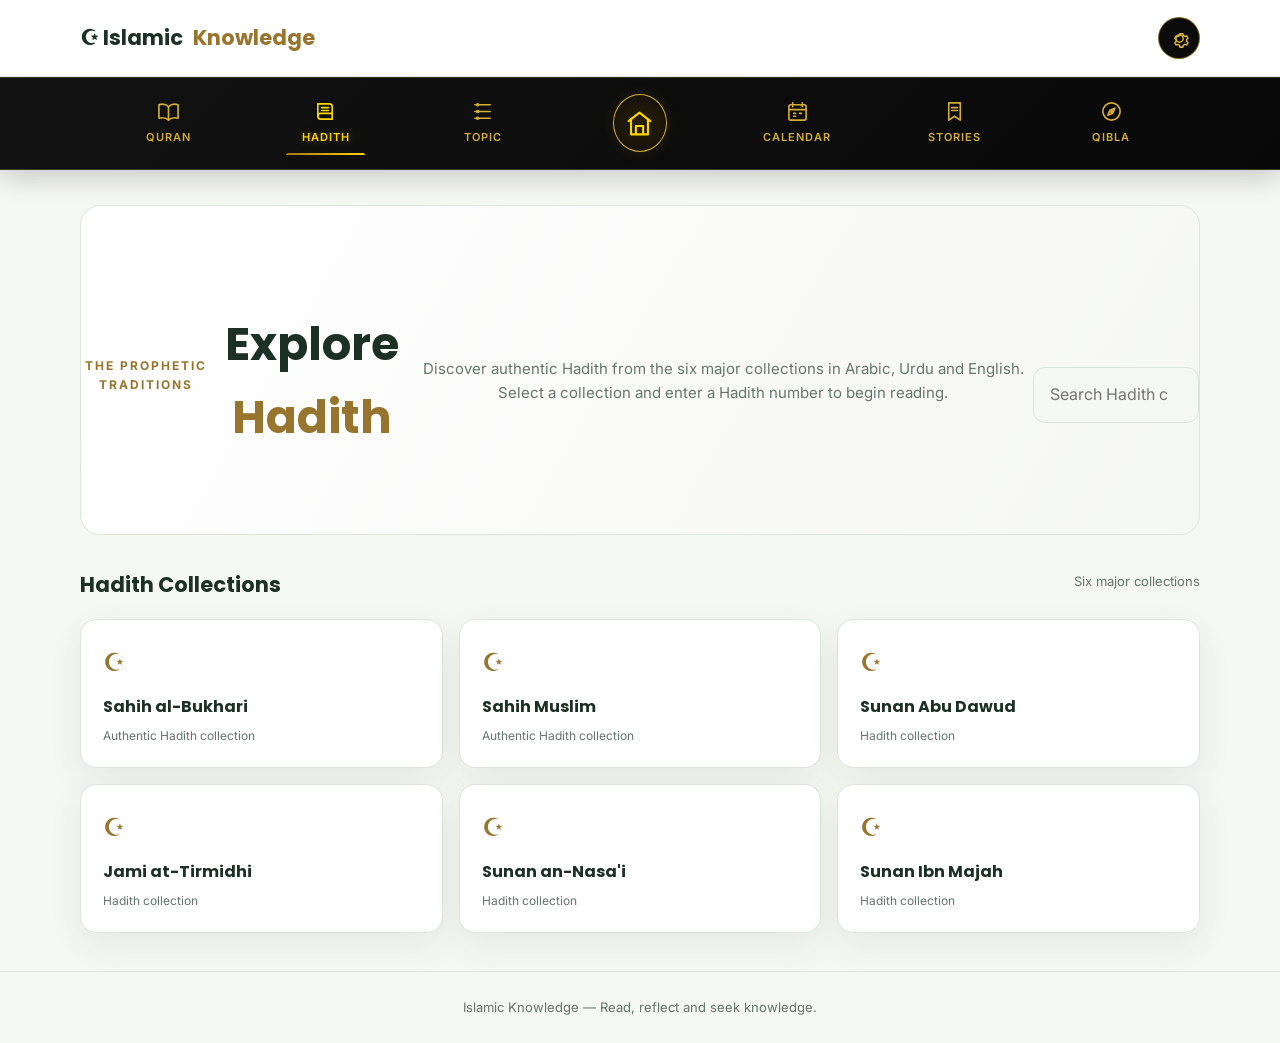
<file: Islamic-Knowledge/pages/hadith.html>
<!DOCTYPE html>
<html lang="en" data-theme="light">
<head>
  <meta charset="UTF-8">
  <meta name="viewport" content="width=device-width, initial-scale=1.0">
  <meta name="description" content="Read Hadith from the six major Hadith collections in Arabic, Urdu and English.">
  <meta name="theme-color" content="#F8F7F3">

  <title>Hadith | Islamic Knowledge</title>

  <script src="../js/theme.js"></script>

  <link rel="preconnect" href="https://fonts.googleapis.com">
  <link rel="preconnect" href="https://fonts.gstatic.com" crossorigin>
  <link href="https://fonts.googleapis.com/css2?family=Amiri:wght@400;700&family=Inter:wght@400;500;600;700&family=Noto+Nastaliq+Urdu:wght@400;500;600&family=Poppins:wght@500;600;700&display=swap" rel="stylesheet">

  <link rel="stylesheet" href="../css/style.css">
  <link rel="stylesheet" href="../css/components.css">
  <link rel="stylesheet" href="../css/responsive.css">

  <style>
    :root {
      --bg: #10251D;
      --card: #193429;
      --card-hover: #214333;
      --gold: #D7B76B;
      --text: #FFFFFF;
      --muted: #B8C5BC;
      --border: #315344;
      --input: #132C21;
      --danger: #e58b8b;
      --success: #8bd6a5;
      --shadow: 0 12px 35px rgba(0, 0, 0, .18);
    }

    [data-theme="light"] {
      --bg: #F5F7F3;
      --card: #FFFFFF;
      --card-hover: #F0F4EE;
      --gold: #98752E;
      --text: #1C3025;
      --muted: #65756B;
      --border: #DCE5DC;
      --input: #F5F7F3;
      --shadow: 0 12px 35px rgba(30, 50, 35, .07);
    }

    * {
      box-sizing: border-box;
      margin: 0;
      padding: 0;
    }

    body {
      background: var(--bg);
      color: var(--text);
      font-family: "Inter", sans-serif;
      line-height: 1.6;
      min-height: 100vh;
      transition: background .25s, color .25s;
    }

    a {
      color: inherit;
      text-decoration: none;
    }

    button, input, select {
      font: inherit;
    }

    .container {
      width: min(1120px, 92%);
      margin: auto;
    }

    header {
      background: var(--card);
      border-bottom: 1px solid var(--border);
      position: sticky;
      top: 0;
      z-index: 20;
    }

    .navbar {
      min-height: 72px;
      display: flex;
      align-items: center;
      justify-content: space-between;
      gap: 20px;
    }

    .brand {
      font-family: "Poppins", sans-serif;
      font-size: 21px;
      font-weight: 700;
      white-space: nowrap;
    }

    .brand span {
      color: var(--gold);
    }

    .nav-links {
      display: flex;
      align-items: center;
      gap: 22px;
      flex-wrap: wrap;
    }

    .nav-links a {
      color: var(--muted);
      font-size: 14px;
      transition: color .2s;
    }

    .nav-links a:hover,
    .nav-links a.active {
      color: var(--gold);
    }

    /* SETTINGS ICON — MATCHES HOME PAGE */

    .settings-icon {
      width: 42px;
      height: 42px;
      display: inline-flex;
      align-items: center;
      justify-content: center;
      flex-shrink: 0;
      color: #D4AF37;
      background: #0B0B0B;
      border: 1px solid rgba(212, 175, 55, .55);
      border-radius: 50%;
      text-decoration: none;
      transition: transform .3s ease, box-shadow .3s ease, border-color .3s ease;
    }

    .settings-icon svg {
      width: 23px;
      height: 23px;
      fill: none;
      stroke: currentColor;
      stroke-width: 1.6;
      stroke-linecap: round;
      stroke-linejoin: round;
      transition: transform .4s ease;
    }

    .settings-icon:hover {
      border-color: #FFD700;
      box-shadow: 0 0 12px rgba(212, 175, 55, .35);
      transform: scale(1.06);
    }

    .settings-icon:hover svg {
      transform: rotate(45deg);
    }

    .settings-icon:focus-visible {
      outline: 2px solid #D4AF37;
      outline-offset: 4px;
    }

    @media (prefers-reduced-motion: reduce) {
      .settings-icon,
      .settings-icon svg {
        transition: none;
      }
    }

    .hero {
      text-align: center;
      padding: 58px 0 35px;
    }

    .eyebrow {
      color: var(--gold);
      text-transform: uppercase;
      letter-spacing: 2px;
      font-size: 12px;
      font-weight: 700;
      margin-bottom: 12px;
    }

    h1, h2, h3 {
      font-family: "Poppins", sans-serif;
    }

    .hero h1 {
      font-size: clamp(30px, 5vw, 46px);
      margin-bottom: 12px;
    }

    .hero p {
      color: var(--muted);
      max-width: 650px;
      margin: auto;
      font-size: 15px;
    }

    .gold-text {
      color: var(--gold);
    }

    .search-wrap {
      max-width: 550px;
      margin: 28px auto 0;
    }

    .search-input,
    .number-input {
      width: 100%;
      padding: 14px 16px;
      border-radius: 12px;
      border: 1px solid var(--border);
      background: var(--input);
      color: var(--text);
      outline: none;
    }

    .search-input:focus,
    .number-input:focus {
      border-color: var(--gold);
    }

    .number-input option {
      background: var(--card);
      color: var(--text);
    }

    .section-heading {
      display: flex;
      justify-content: space-between;
      align-items: center;
      gap: 15px;
      margin: 28px 0 18px;
    }

    .section-heading h2 {
      font-size: 21px;
    }

    .section-heading p {
      color: var(--muted);
      font-size: 13px;
    }

    .collection-grid {
      display: grid;
      grid-template-columns: repeat(3, 1fr);
      gap: 16px;
      margin-bottom: 38px;
    }

    .collection-card {
      background: var(--card);
      border: 1px solid var(--border);
      border-radius: 16px;
      padding: 22px;
      cursor: pointer;
      text-align: left;
      color: var(--text);
      transition: .2s;
      box-shadow: var(--shadow);
    }

    .collection-card:hover,
    .collection-card.selected {
      border-color: var(--gold);
      background: var(--card-hover);
      transform: translateY(-2px);
    }

    .collection-icon {
      color: var(--gold);
      font-size: 25px;
      margin-bottom: 12px;
    }

    .collection-card h3 {
      font-size: 16px;
      margin-bottom: 6px;
    }

    .collection-card p {
      color: var(--muted);
      font-size: 12px;
    }

    .reader {
      display: none;
      margin: 10px 0 60px;
      scroll-margin-top: 90px;
    }

    .reader.visible {
      display: block;
    }

    .reader-header {
      display: flex;
      justify-content: space-between;
      align-items: center;
      gap: 15px;
      flex-wrap: wrap;
      margin-bottom: 20px;
    }

    .reader-header h2 {
      font-size: 22px;
    }

    .back-btn {
      color: var(--gold);
      background: transparent;
      border: 1px solid var(--border);
      border-radius: 9px;
      padding: 9px 13px;
      cursor: pointer;
    }

    .reader-controls {
      background: var(--card);
      border: 1px solid var(--border);
      border-radius: 15px;
      padding: 18px;
      display: grid;
      grid-template-columns: 1fr auto auto;
      gap: 12px;
      align-items: end;
      margin-bottom: 16px;
    }

    .field label {
      display: block;
      color: var(--muted);
      font-size: 12px;
      margin-bottom: 7px;
    }

    .action-btn {
      border: 1px solid var(--gold);
      background: var(--gold);
      color: #17251D;
      padding: 12px 18px;
      border-radius: 10px;
      cursor: pointer;
      font-weight: 700;
      white-space: nowrap;
    }

    .action-btn.secondary {
      background: transparent;
      color: var(--gold);
    }

    .action-btn:disabled {
      opacity: .45;
      cursor: not-allowed;
    }

    .status {
      display: none;
      background: var(--card);
      border: 1px solid var(--border);
      border-radius: 12px;
      padding: 13px 16px;
      color: var(--muted);
      font-size: 13px;
      margin: 15px 0;
    }

    .status.visible {
      display: block;
    }

    .status.error {
      color: var(--danger);
      border-color: var(--danger);
    }

    .status.success {
      color: var(--success);
    }

    .language-grid {
      display: grid;
      grid-template-columns: 1fr;
      gap: 16px;
      margin-top: 18px;
    }

    .language-card {
      background: var(--card);
      border: 1px solid var(--border);
      border-radius: 16px;
      padding: 22px;
      box-shadow: var(--shadow);
      min-width: 0;
    }

    .language-title {
      color: var(--gold);
      font-family: "Poppins", sans-serif;
      font-size: 14px;
      font-weight: 700;
      padding-bottom: 12px;
      margin-bottom: 15px;
      border-bottom: 1px solid var(--border);
    }

    .hadith-text {
      color: var(--text);
      font-size: 15px;
      line-height: 2;
      white-space: pre-wrap;
      overflow-wrap: anywhere;
    }

    .hadith-text.arabic {
      font-family: "Amiri", serif;
      font-size: 25px;
      line-height: 2.1;
      text-align: right;
      direction: rtl;
    }

    .hadith-text.urdu {
      font-family: "Noto Nastaliq Urdu", serif;
      font-size: 20px;
      line-height: 2.5;
      text-align: right;
      direction: rtl;
    }

    .source-note {
      color: var(--muted);
      font-size: 12px;
      margin-top: 15px;
    }

    .reader-navigation {
      display: flex;
      justify-content: space-between;
      gap: 12px;
      margin-top: 20px;
    }

    .empty-state {
      display: none;
      color: var(--muted);
      text-align: center;
      padding: 30px;
      grid-column: 1 / -1;
    }

    footer {
      border-top: 1px solid var(--border);
      padding: 25px 0;
      text-align: center;
      color: var(--muted);
      font-size: 13px;
    }

    @media (max-width: 760px) {
      .navbar {
        padding: 14px 0;
        align-items: flex-start;
        flex-wrap: wrap;
      }

      .nav-links {
        order: 3;
        width: 100%;
        gap: 15px;
      }

      .collection-grid {
        grid-template-columns: repeat(2, 1fr);
      }

      .reader-controls {
        grid-template-columns: 1fr 1fr;
      }

      .reader-controls .field {
        grid-column: 1 / -1;
      }
    }

    @media (max-width: 480px) {
      .collection-grid {
        grid-template-columns: 1fr;
      }

      .reader-controls {
        grid-template-columns: 1fr;
      }

      .reader-controls .field {
        grid-column: auto;
      }

      .reader-controls button {
        width: 100%;
      }

      .hero {
        padding-top: 40px;
      }

      .language-card {
        padding: 17px;
      }

      .hadith-text.arabic {
        font-size: 23px;
      }
    }

    /* HADITH MOBILE HERO */

    @media (max-width: 768px) {
      .hero {
        display: block !important;
        width: 100% !important;
        min-height: auto !important;
        padding: 42px 20px 36px !important;
        text-align: center !important;
        box-sizing: border-box !important;
      }

      .hero .eyebrow {
        display: block !important;
        margin-bottom: 12px !important;
        text-align: center !important;
      }

      .hero h1 {
        display: block !important;
        width: 100% !important;
        margin: 0 auto 16px !important;
        font-size: 32px !important;
        line-height: 1.15 !important;
        text-align: center !important;
      }

      .hero h1 .gold-text {
        display: inline !important;
      }

      .hero p {
        display: block !important;
        width: 100% !important;
        max-width: 520px !important;
        margin: 0 auto 24px !important;
        font-size: 14px !important;
        line-height: 1.7 !important;
        text-align: center !important;
      }

      .hero .search-wrap {
        display: block !important;
        width: 100% !important;
        max-width: 520px !important;
        margin: 0 auto !important;
      }

      .hero .search-input {
        width: 100% !important;
        box-sizing: border-box !important;
      }
    }

    /* EXACT HOME PAGE NAVIGATION ICON SIZING */

    .lux-nav .nav-link svg,
    .lux-bottom-nav .bottom-link svg {
      width: 23px;
      height: 23px;
      fill: none;
      stroke: currentColor;
      stroke-width: 1.7;
      stroke-linecap: round;
      stroke-linejoin: round;
      flex-shrink: 0;
    }

    .lux-nav .home-logo svg,
    .lux-bottom-nav .home-logo svg {
      width: 29px;
      height: 29px;
    }

    @media (max-width: 768px) {
      .lux-bottom-nav .bottom-link .nav-label {
        display: none !important;
      }

      .lux-bottom-nav .bottom-link {
        display: flex;
        align-items: center;
        justify-content: center;
        min-width: 0;
      }

      .lux-bottom-nav .bottom-link svg {
        display: block;
        width: 23px;
        height: 23px;
      }
    }
  </style>
</head>

<body>

  <!-- HEADER -->
  <header class="header">
    <div class="header-inner">

      <a href="../index.html" class="brand">
        ☪ Islamic <span>Knowledge</span>
      </a>

      <!-- SETTINGS BUTTON: EXACT HOME PAGE DESIGN -->
      <a
        href="settings.html"
        class="theme-toggle settings-icon"
        id="settingsButton"
        aria-label="Open Settings"
        title="Settings">

        <svg viewBox="0 0 24 24" aria-hidden="true">
          <path d="M12 8.2a3.8 3.8 0 1 0 0 7.6 3.8 3.8 0 0 0 0-7.6Z"/>
          <path d="M19.4 15a7.8 7.8 0 0 0 0-2l1.5-1.2-1.5-2.6-1.8.7a7.8 7.8 0 0 0-1.7-1L15.6 7h-3.2l-.3 1.9a7.8 7.8 0 0 0-1.7 1l-1.8-.7-1.5 2.6L8.6 13a7.8 7.8 0 0 0 0 2l-1.5 1.2 1.5 2.6 1.8-.7a7.8 7.8 0 0 0 1.7 1l.3 1.9h3.2l.3-1.9a7.8 7.8 0 0 0 1.7-1l1.8.7 1.5-2.6L19.4 15Z"/>
        </svg>

      </a>

    </div>
  </header>

  <!-- DESKTOP NAVIGATION -->
  <nav class="lux-nav" aria-label="Main navigation">
    <div class="lux-nav-inner">

      <a href="quran.html" class="nav-link" aria-label="Quran">
        <svg viewBox="0 0 24 24" aria-hidden="true">
          <path d="M12 7v14M12 7C9 4 5 4 2 5v14c4-1 7-1 10 2M12 7c3-3 7-3 10-2v14c-4-1-7-1-10 2"/>
        </svg>
        <span class="nav-label">Quran</span>
      </a>

      <a href="hadith.html" class="nav-link active"
        aria-current="page" aria-label="Hadith">
        <svg viewBox="0 0 24 24" aria-hidden="true">
          <path d="M4 4h12a3 3 0 0 1 3 3v13H7a3 3 0 0 1-3-3z"/>
          <path d="M4 17a3 3 0 0 1 3-3h12M8 8h7M8 11h7"/>
        </svg>
        <span class="nav-label">Hadith</span>
      </a>

      <a href="topics.html" class="nav-link" aria-label="Topic">
        <svg viewBox="0 0 24 24" aria-hidden="true">
          <path d="M4 5h16M4 12h16M4 19h16"/>
          <circle cx="7" cy="5" r="1"/>
          <circle cx="7" cy="12" r="1"/>
          <circle cx="7" cy="19" r="1"/>
        </svg>
        <span class="nav-label">Topic</span>
      </a>

      <a href="../index.html" class="nav-link home-logo"
        aria-label="Home" title="Home">
        <svg viewBox="0 0 24 24" aria-hidden="true">
          <path d="m3 10 9-7 9 7"/>
          <path d="M5 9v12h14V9M9 21v-7h6v7"/>
        </svg>
      </a>

      <a href="calendar.html" class="nav-link" aria-label="Calendar">
        <svg viewBox="0 0 24 24" aria-hidden="true">
          <rect x="3" y="5" width="18" height="16" rx="2"/>
          <path d="M7 3v4M17 3v4M3 10h18M8 14h2M14 14h2M8 17h2"/>
        </svg>
        <span class="nav-label">Calendar</span>
      </a>

      <a href="stories.html" class="nav-link" aria-label="Stories">
        <svg viewBox="0 0 24 24" aria-hidden="true">
          <path d="M6 3h12v18l-6-4-6 4z"/>
          <path d="M9 8h6M9 11h6"/>
        </svg>
        <span class="nav-label">Stories</span>
      </a>

      <a href="qibla.html" class="nav-link" aria-label="Qibla">
        <svg viewBox="0 0 24 24" aria-hidden="true">
          <circle cx="12" cy="12" r="9"/>
          <path d="m15.5 8.5-2.2 5.2-5.2 2.2 2.2-5.2z"/>
          <circle cx="12" cy="12" r="1"/>
        </svg>
        <span class="nav-label">Qibla</span>
      </a>

    </div>
  </nav>

  <!-- MOBILE NAVIGATION: SEVEN ICONS ONLY -->
  <nav class="lux-bottom-nav" aria-label="Mobile navigation">

    <a href="quran.html" class="bottom-link"
      aria-label="Quran" title="Quran">
      <svg viewBox="0 0 24 24" aria-hidden="true">
        <path d="M12 7v14M12 7C9 4 5 4 2 5v14c4-1 7-1 10 2M12 7c3-3 7-3 10-2v14c-4-1-7-1-10 2"/>
      </svg>
    </a>

    <a href="hadith.html" class="bottom-link active"
      aria-current="page" aria-label="Hadith" title="Hadith">
      <svg viewBox="0 0 24 24" aria-hidden="true">
        <path d="M4 4h12a3 3 0 0 1 3 3v13H7a3 3 0 0 1-3-3z"/>
        <path d="M4 17a3 3 0 0 1 3-3h12M8 8h7M8 11h7"/>
      </svg>
    </a>

    <a href="topics.html" class="bottom-link"
      aria-label="Topic" title="Topic">
      <svg viewBox="0 0 24 24" aria-hidden="true">
        <path d="M4 5h16M4 12h16M4 19h16"/>
        <circle cx="7" cy="5" r="1"/>
        <circle cx="7" cy="12" r="1"/>
        <circle cx="7" cy="19" r="1"/>
      </svg>
    </a>

    <a href="../index.html" class="bottom-link home-logo"
      aria-label="Home" title="Home">
      <svg viewBox="0 0 24 24" aria-hidden="true">
        <path d="m3 10 9-7 9 7"/>
        <path d="M5 9v12h14V9M9 21v-7h6v7"/>
      </svg>
    </a>

    <a href="calendar.html" class="bottom-link"
      aria-label="Calendar" title="Calendar">
      <svg viewBox="0 0 24 24" aria-hidden="true">
        <rect x="3" y="5" width="18" height="16" rx="2"/>
        <path d="M7 3v4M17 3v4M3 10h18M8 14h2M14 14h2M8 17h2"/>
      </svg>
    </a>

    <a href="stories.html" class="bottom-link"
      aria-label="Stories" title="Stories">
      <svg viewBox="0 0 24 24" aria-hidden="true">
        <path d="M6 3h12v18l-6-4-6 4z"/>
        <path d="M9 8h6M9 11h6"/>
      </svg>
    </a>

    <a href="qibla.html" class="bottom-link"
      aria-label="Qibla" title="Qibla">
      <svg viewBox="0 0 24 24" aria-hidden="true">
        <circle cx="12" cy="12" r="9"/>
        <path d="m15.5 8.5-2.2 5.2-5.2 2.2 2.2-5.2z"/>
        <circle cx="12" cy="12" r="1"/>
      </svg>
    </a>

  </nav>

  <main class="container">

    <section class="hero">
      <div class="eyebrow">
        The Prophetic Traditions
      </div>

      <h1>
        Explore <span class="gold-text">Hadith</span>
      </h1>

      <p>
        Discover authentic Hadith from the six major collections
        in Arabic, Urdu and English. Select a collection and
        enter a Hadith number to begin reading.
      </p>

      <div class="search-wrap">
        <input
          type="search"
          id="collectionSearch"
          class="search-input"
          placeholder="Search Hadith collections..."
          aria-label="Search Hadith collections"
        >
      </div>
    </section>

    <section>
      <div class="section-heading">
        <h2>Hadith Collections</h2>
        <p>Six major collections</p>
      </div>

      <div class="collection-grid" id="collectionGrid">

        <button class="collection-card" data-collection="bukhari">
          <div class="collection-icon">☪</div>
          <h3>Sahih al-Bukhari</h3>
          <p>Authentic Hadith collection</p>
        </button>

        <button class="collection-card" data-collection="muslim">
          <div class="collection-icon">☪</div>
          <h3>Sahih Muslim</h3>
          <p>Authentic Hadith collection</p>
        </button>

        <button class="collection-card" data-collection="abudawud">
          <div class="collection-icon">☪</div>
          <h3>Sunan Abu Dawud</h3>
          <p>Hadith collection</p>
        </button>

        <button class="collection-card" data-collection="tirmidhi">
          <div class="collection-icon">☪</div>
          <h3>Jami at-Tirmidhi</h3>
          <p>Hadith collection</p>
        </button>

        <button class="collection-card" data-collection="nasai">
          <div class="collection-icon">☪</div>
          <h3>Sunan an-Nasa'i</h3>
          <p>Hadith collection</p>
        </button>

        <button class="collection-card" data-collection="ibnmajah">
          <div class="collection-icon">☪</div>
          <h3>Sunan Ibn Majah</h3>
          <p>Hadith collection</p>
        </button>

        <div class="empty-state" id="emptyCollections">
          No matching collection found.
        </div>

      </div>
    </section>

    <section class="reader" id="reader">

      <div class="reader-header">
        <h2 id="selectedCollectionTitle">Hadith Reader</h2>
        <button class="back-btn" id="backBtn">← Collections</button>
      </div>

      <div class="reader-controls">

        <div class="field" id="manualNumberField">
          <label for="hadithNumber">Hadith Number</label>
          <input
            type="number"
            id="hadithNumber"
            class="number-input"
            min="1"
            value="1"
            placeholder="Enter Hadith number"
          >
        </div>

        <div class="field" id="availableNumberField" hidden>
          <label for="availableHadithSelect">Available Hadiths (all 3 languages)</label>
          <select id="availableHadithSelect" class="number-input">
            <option value="">Finding available Hadiths...</option>
          </select>
        </div>

        <button class="action-btn secondary" id="previousBtn">
          ← Previous
        </button>

        <button class="action-btn" id="loadBtn">
          Load Hadith
        </button>

      </div>

      <div class="status" id="statusBox" role="status" aria-live="polite"></div>

      <div class="language-grid">

        <article class="language-card">
          <div class="language-title">Arabic — العربية</div>
          <div class="hadith-text arabic" id="arabicText" lang="ar" dir="rtl">
            Select a collection and load a Hadith.
          </div>
        </article>

        <article class="language-card">
          <div class="language-title">Urdu — اردو</div>
          <div class="hadith-text urdu" id="urduText" lang="ur" dir="rtl">
            حدیث پڑھنے کے لیے مجموعہ منتخب کریں۔
          </div>
        </article>

        <article class="language-card">
          <div class="language-title">English</div>
          <div class="hadith-text" id="englishText" lang="en">
            Select a collection and load a Hadith.
          </div>
        </article>

      </div>

      <div class="reader-navigation">
        <button class="action-btn secondary" id="previousBottomBtn">
          ← Previous Hadith
        </button>

        <button class="action-btn secondary" id="nextBtn">
          Next Hadith →
        </button>
      </div>

      <p class="source-note">
        Source: Hadith API by fawazahmed0. Sahih Muslim's selector shows
        only original Hadith numbers with text available in all three languages.
      </p>

    </section>

  </main>

  <footer>
    <div class="container">
      Islamic Knowledge — Read, reflect and seek knowledge.
    </div>
  </footer>

  <script>
    "use strict";

    // API CONFIGURATION
    const API_BASES = [
      "https://raw.githubusercontent.com/fawazahmed0/hadith-api/1/editions/",
      "https://cdn.jsdelivr.net/gh/fawazahmed0/hadith-api@1/editions/"
    ];

    const COLLECTIONS = {
      bukhari: { name: "Sahih al-Bukhari", id: "bukhari" },
      muslim: { name: "Sahih Muslim", id: "muslim" },
      abudawud: { name: "Sunan Abu Dawud", id: "abudawud" },
      tirmidhi: { name: "Jami at-Tirmidhi", id: "tirmidhi" },
      nasai: { name: "Sunan an-Nasa'i", id: "nasai" },
      ibnmajah: { name: "Sunan Ibn Majah", id: "ibnmajah" }
    };

    const LANGUAGES = [
      {
        key: "arabic",
        editionPrefix: "ara",
        elementId: "arabicText",
        name: "Arabic"
      },
      {
        key: "urdu",
        editionPrefix: "urd",
        elementId: "urduText",
        name: "Urdu"
      },
      {
        key: "english",
        editionPrefix: "eng",
        elementId: "englishText",
        name: "English"
      }
    ];

    const editionCache = new Map();

    let selectedCollection = null;
    let currentRequestId = 0;
    let availableMuslimNumbers = [];

    const collectionGrid = document.getElementById("collectionGrid");
    const collectionSearch = document.getElementById("collectionSearch");
    const reader = document.getElementById("reader");
    const selectedCollectionTitle = document.getElementById("selectedCollectionTitle");
    const hadithNumberInput = document.getElementById("hadithNumber");
    const availableHadithSelect = document.getElementById("availableHadithSelect");
    const manualNumberField = document.getElementById("manualNumberField");
    const availableNumberField = document.getElementById("availableNumberField");
    const statusBox = document.getElementById("statusBox");

    const loadBtn = document.getElementById("loadBtn");
    const previousBtn = document.getElementById("previousBtn");
    const previousBottomBtn = document.getElementById("previousBottomBtn");
    const nextBtn = document.getElementById("nextBtn");
    const backBtn = document.getElementById("backBtn");

    // STATUS
    function showStatus(message, type = "") {
      statusBox.textContent = message;
      statusBox.className = "status visible";

      if (type) statusBox.classList.add(type);
    }

    function hideStatus() {
      statusBox.textContent = "";
      statusBox.className = "status";
    }

    function setLoading(isLoading) {
      loadBtn.disabled = isLoading;
      previousBtn.disabled = isLoading;
      previousBottomBtn.disabled = isLoading;
      nextBtn.disabled = isLoading;

      loadBtn.textContent = isLoading ? "Loading..." : "Load Hadith";
    }

    function clearLanguageCards(message = "Loading...") {
      LANGUAGES.forEach(language => {
        document.getElementById(language.elementId).textContent = message;
      });
    }

    // FETCH COMPLETE EDITION
    async function fetchEdition(edition) {
      if (editionCache.has(edition)) {
        return editionCache.get(edition);
      }

      const requestPromise = (async () => {
        let lastError = null;

        for (const base of API_BASES) {
          try {
            const response = await fetch(`${base}${edition}.json`, {
              method: "GET",
              headers: { "Accept": "application/json" },
              cache: "default"
            });

            if (!response.ok) {
              throw new Error(`HTTP ${response.status}`);
            }

            const data = await response.json();

            if (!data || !Array.isArray(data.hadiths)) {
              throw new Error("Unexpected edition response format.");
            }

            return data;

          } catch (error) {
            lastError = error;
          }
        }

        throw lastError || new Error("Unable to retrieve this edition.");
      })();

      editionCache.set(edition, requestPromise);

      try {
        return await requestPromise;
      } catch (error) {
        editionCache.delete(edition);
        throw error;
      }
    }

    // RECORD HELPERS
    function getRecordNumber(record) {
      const possibleNumbers = [
        record.hadithnumber,
        record.hadithNumber,
        record.hadith_number,
        record.number
      ];

      for (const value of possibleNumbers) {
        const number = Number(value);

        if (Number.isInteger(number) && number > 0) {
          return number;
        }
      }

      return null;
    }

    function getRecordText(record) {
      return typeof record.text === "string" ? record.text.trim() : "";
    }

    function makeRecordMap(editionData) {
      const map = new Map();

      editionData.hadiths.forEach(record => {
        const number = getRecordNumber(record);

        if (number !== null) {
          map.set(number, record);
        }
      });

      return map;
    }

    function findHadithRecord(editionData, requestedNumber) {
      if (!editionData || !Array.isArray(editionData.hadiths)) {
        return null;
      }

      return editionData.hadiths.find(record =>
        getRecordNumber(record) === Number(requestedNumber)
      ) || null;
    }

    // SAHIH MUSLIM AVAILABLE NUMBERS
    async function buildMuslimAvailableList(collectionToken) {
      availableHadithSelect.innerHTML =
        '<option value="">Checking all three languages...</option>';

      availableHadithSelect.disabled = true;

      setLoading(true);

      showStatus(
        "Checking Sahih Muslim editions. Please wait..."
      );

      try {
        const editions = await Promise.all(
          LANGUAGES.map(language =>
            fetchEdition(`${language.editionPrefix}-muslim`)
          )
        );

        if (collectionToken !== currentRequestId) return;

        const arabicMap = makeRecordMap(editions[0]);
        const urduMap = makeRecordMap(editions[1]);
        const englishMap = makeRecordMap(editions[2]);

        availableMuslimNumbers = [];

        arabicMap.forEach((arabicRecord, number) => {
          const urduRecord = urduMap.get(number);
          const englishRecord = englishMap.get(number);

          if (
            getRecordText(arabicRecord) &&
            urduRecord && getRecordText(urduRecord) &&
            englishRecord && getRecordText(englishRecord)
          ) {
            availableMuslimNumbers.push(number);
          }
        });

        availableMuslimNumbers.sort((a, b) => a - b);

        if (collectionToken !== currentRequestId) return;

        availableHadithSelect.innerHTML = "";

        if (availableMuslimNumbers.length === 0) {
          availableHadithSelect.innerHTML =
            '<option value="">No complete Hadiths found</option>';

          showStatus(
            "No Hadiths with all three language texts were found.",
            "error"
          );

          return;
        }

        availableMuslimNumbers.forEach(number => {
          const option = document.createElement("option");
          option.value = String(number);
          option.textContent = `Hadith ${number}`;
          availableHadithSelect.appendChild(option);
        });

        availableHadithSelect.disabled = false;

        availableHadithSelect.value =
          String(availableMuslimNumbers[0]);

        showStatus(
          `${availableMuslimNumbers.length} Sahih Muslim Hadiths are available in all three languages.`,
          "success"
        );

        await loadHadith();

      } catch (error) {
        if (collectionToken !== currentRequestId) return;

        console.error("Sahih Muslim availability error:", error);

        availableHadithSelect.innerHTML =
          '<option value="">Could not check available Hadiths</option>';

        showStatus(
          "Could not retrieve the Sahih Muslim editions. Check your internet connection and try again.",
          "error"
        );

      } finally {
        if (collectionToken === currentRequestId) {
          setLoading(false);
        }
      }
    }

    // LOAD ONE LANGUAGE
    async function loadLanguage(collectionId, number, language) {
      const edition = `${language.editionPrefix}-${collectionId}`;

      const editionData = await fetchEdition(edition);
      const record = findHadithRecord(editionData, number);

      if (!record || !getRecordText(record)) {
        throw new Error(
          `${language.name} text is unavailable for Hadith ${number}.`
        );
      }

      return getRecordText(record);
    }

    // LOAD HADITH
    async function loadHadith() {
      if (!selectedCollection) return;

      let number;

      if (selectedCollection.id === "muslim") {
        number = Number(availableHadithSelect.value);

        if (
          !Number.isInteger(number) ||
          !availableMuslimNumbers.includes(number)
        ) {
          return;
        }

      } else {
        number = Number(hadithNumberInput.value);

        if (!Number.isInteger(number) || number < 1) {
          showStatus("Please enter a valid Hadith number.", "error");
          return;
        }
      }

      const requestId = ++currentRequestId;
      const collectionId = selectedCollection.id;
      const collectionName = selectedCollection.name;

      setLoading(true);
      hideStatus();
      clearLanguageCards("Loading from source edition...");

      showStatus(`Loading Hadith ${number} from ${collectionName}...`);

      try {
        const results = await Promise.allSettled(
          LANGUAGES.map(language =>
            loadLanguage(collectionId, number, language)
          )
        );

        if (requestId !== currentRequestId) return;

        let loadedCount = 0;

        results.forEach((result, index) => {
          const language = LANGUAGES[index];
          const element = document.getElementById(language.elementId);

          if (result.status === "fulfilled") {
            element.textContent = result.value;
            loadedCount++;

          } else {
            element.textContent = "Text unavailable.";

            console.error(
              `${language.name} edition error:`,
              result.reason
            );
          }
        });

        if (loadedCount === 3) {
          showStatus(
            `Hadith ${number} loaded successfully in all three languages.`,
            "success"
          );

        } else {
          showStatus(
            `Hadith ${number} could not be loaded completely. Some source text is unavailable.`,
            "error"
          );
        }

      } catch (error) {
        if (requestId === currentRequestId) {
          console.error("Hadith loading error:", error);
          showStatus("Unable to load this Hadith.", "error");
        }

      } finally {
        if (requestId === currentRequestId) {
          setLoading(false);
        }
      }
    }

    // SELECT COLLECTION
    async function selectCollection(collectionId) {
      const collection = COLLECTIONS[collectionId];

      if (!collection) return;

      const collectionToken = ++currentRequestId;

      selectedCollection = collection;

      setLoading(false);

      document.querySelectorAll(".collection-card").forEach(card => {
        card.classList.toggle(
          "selected",
          card.dataset.collection === collectionId
        );
      });

      selectedCollectionTitle.textContent = collection.name;

      reader.classList.add("visible");

      reader.scrollIntoView({
        behavior: "smooth",
        block: "start"
      });

      clearLanguageCards("Preparing Hadith reader...");

      if (collectionId === "muslim") {
        manualNumberField.hidden = true;
        availableNumberField.hidden = false;

        availableMuslimNumbers = [];

        await buildMuslimAvailableList(collectionToken);

      } else {
        manualNumberField.hidden = false;
        availableNumberField.hidden = true;

        hadithNumberInput.value = 1;

        hideStatus();
        await loadHadith();
      }
    }

    // COLLECTION SEARCH
    collectionSearch.addEventListener("input", () => {
      const query = collectionSearch.value.trim().toLowerCase();
      const cards = document.querySelectorAll(".collection-card");

      let visibleCount = 0;

      cards.forEach(card => {
        const matches = card.textContent.toLowerCase().includes(query);

        card.style.display = matches ? "" : "none";

        if (matches) visibleCount++;
      });

      document.getElementById("emptyCollections").style.display =
        visibleCount === 0 ? "block" : "none";
    });

    // COLLECTION BUTTONS
    document.querySelectorAll(".collection-card").forEach(card => {
      card.addEventListener("click", () => {
        selectCollection(card.dataset.collection);
      });
    });

    // MANUAL LOAD BUTTON
    loadBtn.addEventListener("click", loadHadith);

    // AUTOMATIC LOAD WHEN NUMBER IS CHANGED
    hadithNumberInput.addEventListener("change", () => {
      if (selectedCollection && selectedCollection.id !== "muslim") {
        loadHadith();
      }
    });

    // LOAD WHEN ENTER IS PRESSED
    hadithNumberInput.addEventListener("keydown", event => {
      if (event.key === "Enter") {
        event.preventDefault();
        loadHadith();
      }
    });

    // AUTOMATIC LOAD WHEN MUSLIM NUMBER IS SELECTED
    availableHadithSelect.addEventListener("change", () => {
      if (selectedCollection?.id === "muslim") {
        loadHadith();
      }
    });

    // PREVIOUS AND NEXT
    function moveHadith(direction) {
      if (!selectedCollection) return;

      if (selectedCollection.id === "muslim") {
        const currentIndex = availableMuslimNumbers.indexOf(
          Number(availableHadithSelect.value)
        );

        const nextIndex = currentIndex + direction;

        if (
          nextIndex >= 0 &&
          nextIndex < availableMuslimNumbers.length
        ) {
          availableHadithSelect.value =
            String(availableMuslimNumbers[nextIndex]);

          loadHadith();
        }

        return;
      }

      const current = Number(hadithNumberInput.value);
      const next = current + direction;

      if (next >= 1) {
        hadithNumberInput.value = next;
        loadHadith();
      }
    }

    previousBtn.addEventListener("click", () => moveHadith(-1));
    previousBottomBtn.addEventListener("click", () => moveHadith(-1));
    nextBtn.addEventListener("click", () => moveHadith(1));

    // BACK TO COLLECTIONS
    backBtn.addEventListener("click", () => {
      currentRequestId++;

      reader.classList.remove("visible");

      document.querySelectorAll(".collection-card").forEach(card => {
        card.classList.remove("selected");
      });

      selectedCollection = null;
      availableMuslimNumbers = [];

      setLoading(false);
      hideStatus();

      collectionGrid.scrollIntoView({
        behavior: "smooth",
        block: "start"
      });
    });

    // INITIALIZE
    console.log("Hadith page initialized: 6 collections loaded.");
  </script>

</body>
</html>
</file>
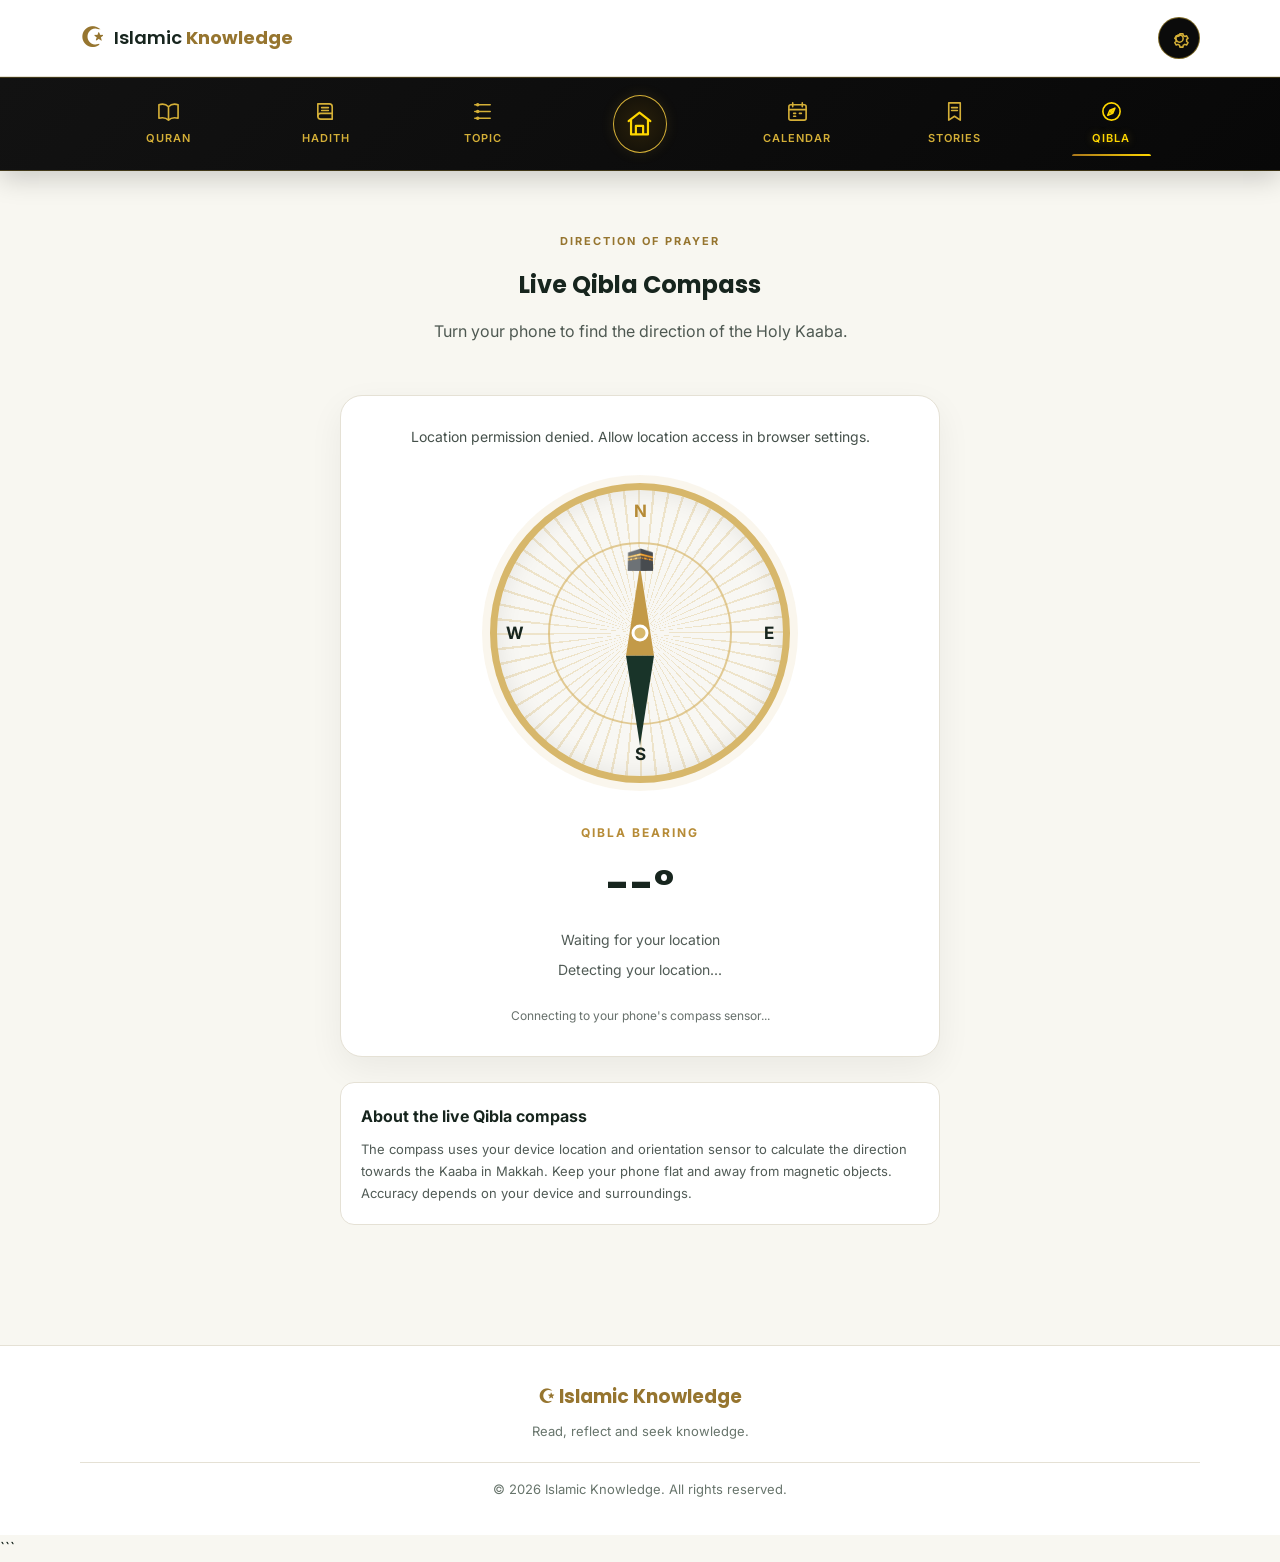
<file: Islamic-Knowledge/pages/qibla.html>
<!DOCTYPE html>
<html lang="en" data-theme="light">

<head>
    <meta charset="UTF-8">
    <meta name="viewport" content="width=device-width, initial-scale=1.0">

    <meta name="theme-color" content="#F8F7F3">

    <meta name="description"
        content="Live Qibla compass to find the direction of the Holy Kaaba.">

    <title>Qibla Direction | Islamic Knowledge</title>


    <!-- ==============================
         THEME BOOTSTRAP
    =============================== -->
    <script>
        (function () {
            const key = "ik-theme";
            let theme = "light";

            try {
                const saved = localStorage.getItem(key);

                if (saved === "light" || saved === "dark") {
                    theme = saved;
                }
            } catch (error) {}

            document.documentElement.setAttribute("data-theme", theme);
        })();
    </script>


    <!-- ==============================
         GOOGLE FONTS
    =============================== -->
    <link rel="preconnect" href="https://fonts.googleapis.com">
    <link rel="preconnect" href="https://fonts.gstatic.com" crossorigin>

    <link
        href="https://fonts.googleapis.com/css2?family=Inter:wght@400;500;600;700&family=Poppins:wght@400;500;600;700&display=swap"
        rel="stylesheet">


    <!-- ==============================
         GLOBAL CSS
    =============================== -->
    <link rel="stylesheet" href="../css/style.css">
    <link rel="stylesheet" href="../css/components.css">
    <link rel="stylesheet" href="../css/responsive.css">
    <link rel="stylesheet" href="../css/qibla.css">


    <style>

        /* ==================================================
           HOME PAGE NAVIGATION ICON SIZING
        ================================================== */

        .lux-nav .nav-link svg,
        .lux-bottom-nav .bottom-link svg {
            width: 23px;
            height: 23px;
            flex-shrink: 0;
        }

        .lux-nav .home-logo svg,
        .lux-bottom-nav .home-logo svg {
            width: 29px;
            height: 29px;
        }


        /* ==================================================
           SETTINGS ICON — EXACT HOME PAGE DESIGN
        ================================================== */

        .settings-icon {
            width: 42px;
            height: 42px;

            display: inline-flex;
            align-items: center;
            justify-content: center;

            flex-shrink: 0;

            color: #D4AF37;
            background: #0B0B0B;

            border: 1px solid rgba(212, 175, 55, 0.55);
            border-radius: 50%;

            text-decoration: none;

            transition:
                transform 0.3s ease,
                box-shadow 0.3s ease,
                border-color 0.3s ease;
        }

        .settings-icon svg {
            width: 23px;
            height: 23px;

            fill: none;
            stroke: currentColor;
            stroke-width: 1.6;
            stroke-linecap: round;
            stroke-linejoin: round;

            transition: transform 0.4s ease;
        }

        .settings-icon:hover {
            border-color: #FFD700;
            box-shadow: 0 0 12px rgba(212, 175, 55, 0.35);
            transform: scale(1.06);
        }

        .settings-icon:hover svg {
            transform: rotate(45deg);
        }

        .settings-icon:focus-visible {
            outline: 2px solid #D4AF37;
            outline-offset: 4px;
        }


        /* ==================================================
           MOBILE — ICONS ONLY
        ================================================== */

        @media (max-width: 768px) {

            .lux-bottom-nav .bottom-link .nav-label {
                display: none !important;
            }

            .lux-bottom-nav .bottom-link {
                display: flex;
                align-items: center;
                justify-content: center;

                min-width: 0;
            }

            .lux-bottom-nav .bottom-link svg {
                display: block;

                width: 23px;
                height: 23px;
            }
        }


        /* ==================================================
           REDUCED MOTION
        ================================================== */

        @media (prefers-reduced-motion: reduce) {

            .settings-icon,
            .settings-icon svg {
                transition: none;
            }
        }

    </style>

</head>


<body>


<!-- ==================================================
     HEADER
================================================== -->

<header class="header">

    <div class="header-inner">

        <a href="../index.html" class="brand">

            <span class="brand-icon">☪</span>

            <span>
                Islamic <strong>Knowledge</strong>
            </span>

        </a>


        <!-- EXACT HOME PAGE SETTINGS GEAR -->

        <a href="settings.html"
           class="theme-toggle settings-icon"
           id="settingsButton"
           aria-label="Open Settings"
           title="Settings">

            <svg viewBox="0 0 24 24" aria-hidden="true">

                <path d="M12 8.2a3.8 3.8 0 1 0 0 7.6 3.8 3.8 0 0 0 0-7.6Z"/>

                <path d="M19.4 15a7.8 7.8 0 0 0 0-2l1.5-1.2-1.5-2.6-1.8.7a7.8 7.8 0 0 0-1.7-1L15.6 7h-3.2l-.3 1.9a7.8 7.8 0 0 0-1.7 1l-1.8-.7-1.5 2.6L8.6 13a7.8 7.8 0 0 0 0 2l-1.5 1.2 1.5 2.6 1.8-.7a7.8 7.8 0 0 0 1.7 1l.3 1.9h3.2l.3-1.9a7.8 7.8 0 0 0 1.7-1l1.8.7 1.5-2.6L19.4 15Z"/>

            </svg>

        </a>

    </div>

</header>



<!-- ==================================================
     DESKTOP NAVIGATION
     EXACT HOME PAGE ICONS
================================================== -->

<nav class="lux-nav" aria-label="Main navigation">

    <div class="lux-nav-inner">


        <!-- QURAN -->

        <a href="quran.html"
           class="nav-link"
           data-page="quran"
           aria-label="Quran">

            <svg viewBox="0 0 24 24"
                 aria-hidden="true">

                <path d="M12 7v14M12 7C9 4 5 4 2 5v14c4-1 7-1 10 2M12 7c3-3 7-3 10-2v14c-4-1-7-1-10 2"/>

            </svg>

            <span class="nav-label">Quran</span>

        </a>



        <!-- HADITH -->

        <a href="hadith.html"
           class="nav-link"
           data-page="hadith"
           aria-label="Hadith">

            <svg viewBox="0 0 24 24"
                 aria-hidden="true">

                <path d="M4 4h12a3 3 0 0 1 3 3v13H7a3 3 0 0 1-3-3z"/>

                <path d="M4 17a3 3 0 0 1 3-3h12M8 8h7M8 11h7"/>

            </svg>

            <span class="nav-label">Hadith</span>

        </a>



        <!-- TOPIC -->

        <a href="topics.html"
           class="nav-link"
           data-page="topics"
           aria-label="Topics">

            <svg viewBox="0 0 24 24"
                 aria-hidden="true">

                <path d="M4 5h16M4 12h16M4 19h16"/>

                <circle cx="7" cy="5" r="1"/>
                <circle cx="7" cy="12" r="1"/>
                <circle cx="7" cy="19" r="1"/>

            </svg>

            <span class="nav-label">Topic</span>

        </a>



        <!-- HOME -->

        <a href="../index.html"
           class="nav-link home-logo"
           data-page="home"
           aria-label="Home"
           title="Home">

            <svg viewBox="0 0 24 24"
                 aria-hidden="true">

                <path d="m3 10 9-7 9 7"/>

                <path d="M5 9v12h14V9M9 21v-7h6v7"/>

            </svg>

        </a>



        <!-- CALENDAR -->

        <a href="calendar.html"
           class="nav-link"
           data-page="calendar"
           aria-label="Calendar">

            <svg viewBox="0 0 24 24"
                 aria-hidden="true">

                <rect x="3"
                      y="5"
                      width="18"
                      height="16"
                      rx="2"/>

                <path d="M7 3v4M17 3v4M3 10h18M8 14h2M14 14h2M8 17h2"/>

            </svg>

            <span class="nav-label">Calendar</span>

        </a>



        <!-- STORIES -->

        <a href="stories.html"
           class="nav-link"
           data-page="stories"
           aria-label="Stories">

            <svg viewBox="0 0 24 24"
                 aria-hidden="true">

                <path d="M6 3h12v18l-6-4-6 4z"/>

                <path d="M9 8h6M9 11h6"/>

            </svg>

            <span class="nav-label">Stories</span>

        </a>



        <!-- QIBLA — ACTIVE -->

        <a href="qibla.html"
           class="nav-link active"
           data-page="qibla"
           aria-label="Qibla"
           aria-current="page">

            <svg viewBox="0 0 24 24"
                 aria-hidden="true">

                <circle cx="12" cy="12" r="9"/>

                <path d="m15.5 8.5-2.2 5.2-5.2 2.2 2.2-5.2z"/>

                <circle cx="12" cy="12" r="1"/>

            </svg>

            <span class="nav-label">Qibla</span>

        </a>

    </div>

</nav>



<!-- ==================================================
     MAIN QIBLA CONTENT
================================================== -->

<main class="qibla-page">


    <section class="qibla-hero container">

        <span class="eyebrow">
            DIRECTION OF PRAYER
        </span>

        <h1>
            Live Qibla Compass
        </h1>

        <p>
            Turn your phone to find the direction of the Holy Kaaba.
        </p>

    </section>



    <section class="container qibla-section">

        <div class="qibla-card">


            <div class="qibla-status"
                 id="locationStatus"
                 role="status">

                Connecting to location and compass...

            </div>



            <div class="compass-wrap">

                <div class="compass"
                     id="compass">


                    <span class="compass-mark north">
                        N
                    </span>

                    <span class="compass-mark east">
                        E
                    </span>

                    <span class="compass-mark south">
                        S
                    </span>

                    <span class="compass-mark west">
                        W
                    </span>



                    <div class="compass-inner">


                        <div class="compass-needle"
                             id="compassNeedle">

                            <div class="needle-top"></div>

                            <div class="needle-bottom"></div>

                        </div>


                        <div class="compass-center"></div>

                    </div>



                    <div class="kaaba-marker">
                        🕋
                    </div>


                </div>

            </div>



            <div class="qibla-results">

                <span class="qibla-label">
                    QIBLA BEARING
                </span>

                <h2 id="bearingValue">
                    --°
                </h2>

                <p id="bearingText">
                    Waiting for your location
                </p>

                <p id="locationName">
                    Detecting your location...
                </p>

            </div>



            <p class="compass-help"
               id="compassHelp">

                Your phone's compass will start automatically when supported.

            </p>

        </div>

    </section>



    <section class="container qibla-section">

        <div class="qibla-note">

            <strong>
                About the live Qibla compass
            </strong>

            <p>
                The compass uses your device location and orientation sensor
                to calculate the direction towards the Kaaba in Makkah.
                Keep your phone flat and away from magnetic objects.
                Accuracy depends on your device and surroundings.
            </p>

        </div>

    </section>

</main>



<!-- ==================================================
     FOOTER
================================================== -->

<footer class="footer">

    <div class="container">

        <h3>
            ☪ Islamic Knowledge
        </h3>

        <p>
            Read, reflect and seek knowledge.
        </p>

        <p class="copyright">
            © 2026 Islamic Knowledge. All rights reserved.
        </p>

    </div>

</footer>



<!-- ==================================================
     MOBILE NAVIGATION
     EXACT SAME ICONS AS HOME
     ICONS ONLY — NO LABELS
================================================== -->

<nav class="lux-bottom-nav"
     aria-label="Mobile navigation">


    <!-- QURAN -->

    <a href="quran.html"
       class="bottom-link"
       data-page="quran"
       aria-label="Quran"
       title="Quran">

        <svg viewBox="0 0 24 24"
             aria-hidden="true">

            <path d="M12 7v14M12 7C9 4 5 4 2 5v14c4-1 7-1 10 2M12 7c3-3 7-3 10-2v14c-4-1 7-1-10 2"/>

        </svg>

        <span class="nav-label">
            Quran
        </span>

    </a>



    <!-- HADITH -->

    <a href="hadith.html"
       class="bottom-link"
       data-page="hadith"
       aria-label="Hadith"
       title="Hadith">

        <svg viewBox="0 0 24 24"
             aria-hidden="true">

            <path d="M4 4h12a3 3 0 0 1 3 3v13H7a3 3 0 0 1-3-3z"/>

            <path d="M4 17a3 3 0 0 1 3-3h12M8 8h7M8 11h7"/>

        </svg>

        <span class="nav-label">
            Hadith
        </span>

    </a>



    <!-- TOPIC -->

    <a href="topics.html"
       class="bottom-link"
       data-page="topics"
       aria-label="Topics"
       title="Topics">

        <svg viewBox="0 0 24 24"
             aria-hidden="true">

            <path d="M4 5h16M4 12h16M4 19h16"/>

            <circle cx="7" cy="5" r="1"/>
            <circle cx="7" cy="12" r="1"/>
            <circle cx="7" cy="19" r="1"/>

        </svg>

        <span class="nav-label">
            Topic
        </span>

    </a>



    <!-- HOME -->

    <a href="../index.html"
       class="bottom-link home-logo"
       data-page="home"
       aria-label="Home"
       title="Home">

        <svg viewBox="0 0 24 24"
             aria-hidden="true">

            <path d="m3 10 9-7 9 7"/>

            <path d="M5 9v12h14V9M9 21v-7h6v7"/>

        </svg>

    </a>



    <!-- CALENDAR -->

    <a href="calendar.html"
       class="bottom-link"
       data-page="calendar"
       aria-label="Calendar"
       title="Calendar">

        <svg viewBox="0 0 24 24"
             aria-hidden="true">

            <rect x="3"
                  y="5"
                  width="18"
                  height="16"
                  rx="2"/>

            <path d="M7 3v4M17 3v4M3 10h18M8 14h2M14 14h2M8 17h2"/>

        </svg>

        <span class="nav-label">
            Calendar
        </span>

    </a>



    <!-- STORIES -->

    <a href="stories.html"
       class="bottom-link"
       data-page="stories"
       aria-label="Stories"
       title="Stories">

        <svg viewBox="0 0 24 24"
             aria-hidden="true">

            <path d="M6 3h12v18l-6-4-6 4z"/>

            <path d="M9 8h6M9 11h6"/>

        </svg>

        <span class="nav-label">
            Stories
        </span>

    </a>



    <!-- QIBLA — ACTIVE -->

    <a href="qibla.html"
       class="bottom-link active"
       data-page="qibla"
       aria-label="Qibla"
       title="Qibla"
       aria-current="page">

        <svg viewBox="0 0 24 24"
             aria-hidden="true">

            <circle cx="12" cy="12" r="9"/>

            <path d="m15.5 8.5-2.2 5.2-5.2 2.2 2.2-5.2z"/>

            <circle cx="12" cy="12" r="1"/>

        </svg>

        <span class="nav-label">
            Qibla
        </span>

    </a>


</nav>



<!-- ==================================================
     JAVASCRIPT
================================================== -->

<script src="../js/navigation.js"></script>
<script src="../js/app.js"></script>
<script src="../js/qibla.js"></script>

</body>
</html>
```
</file>
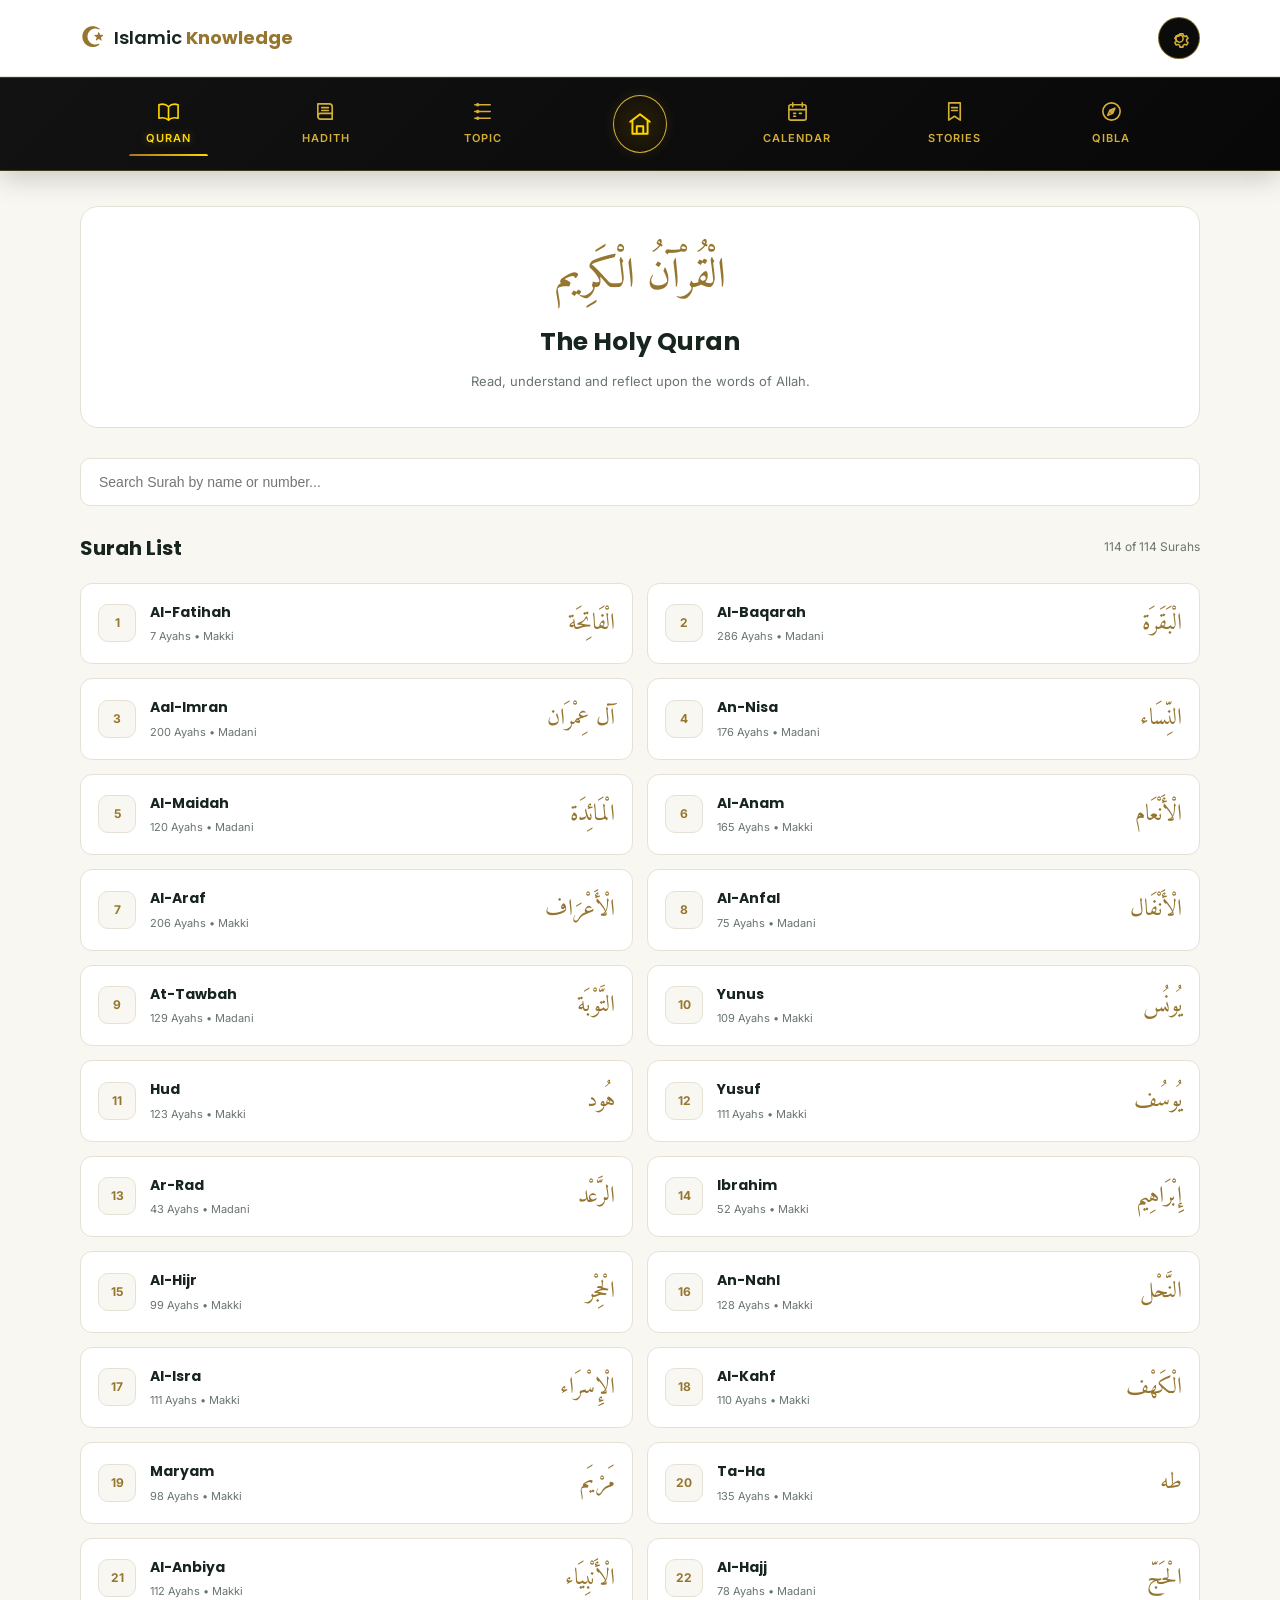
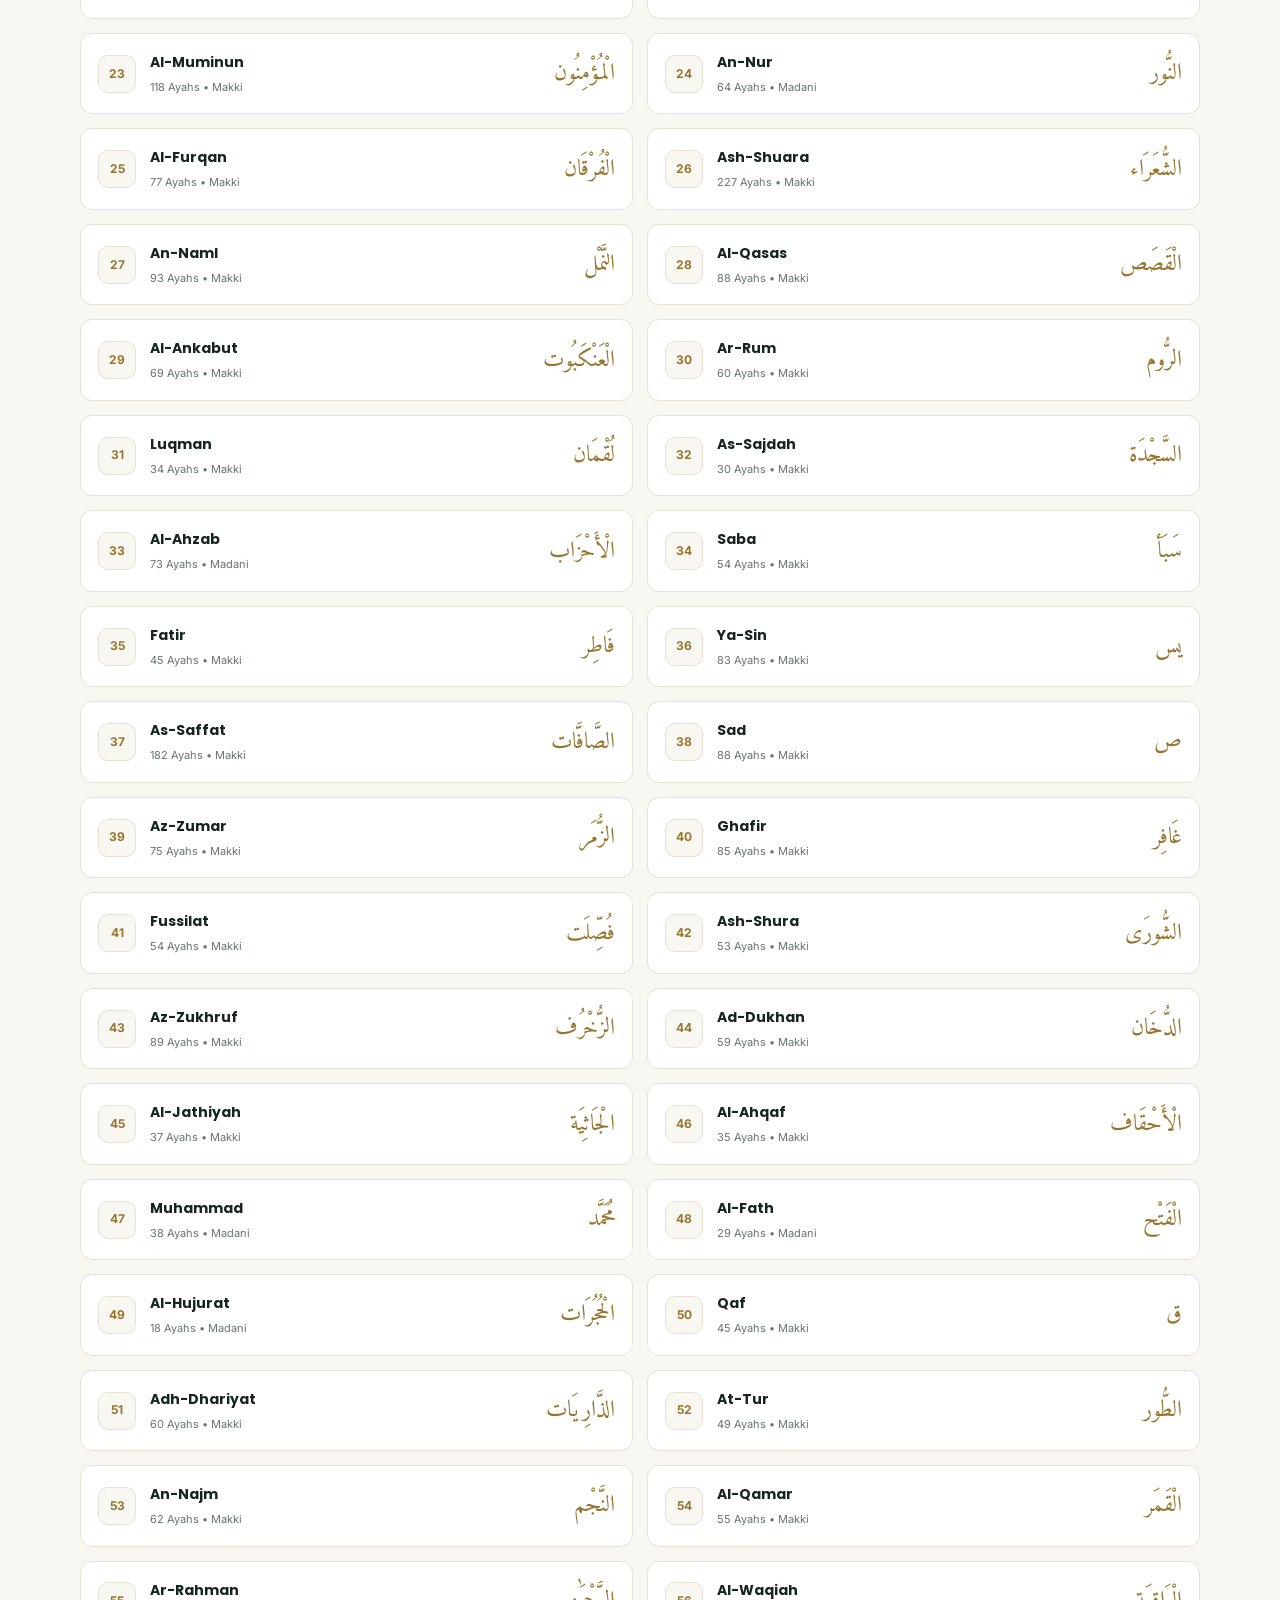
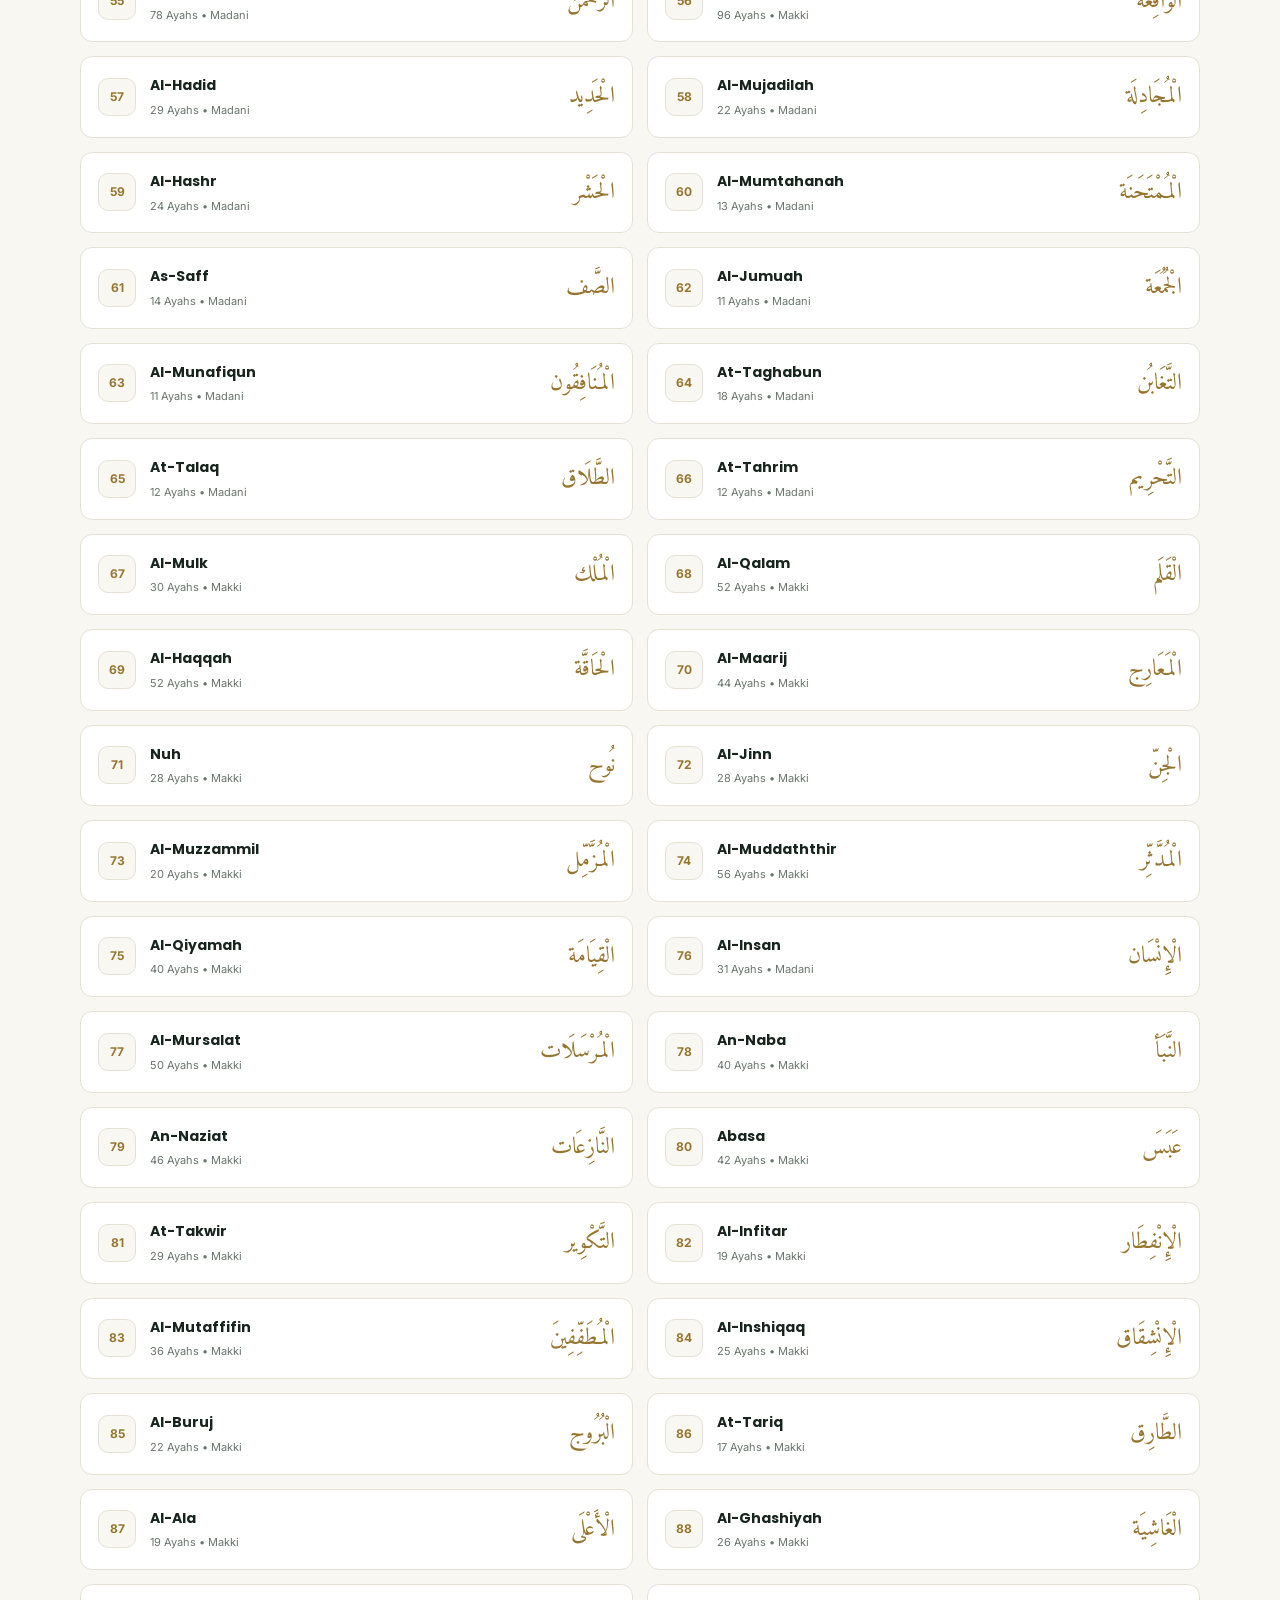
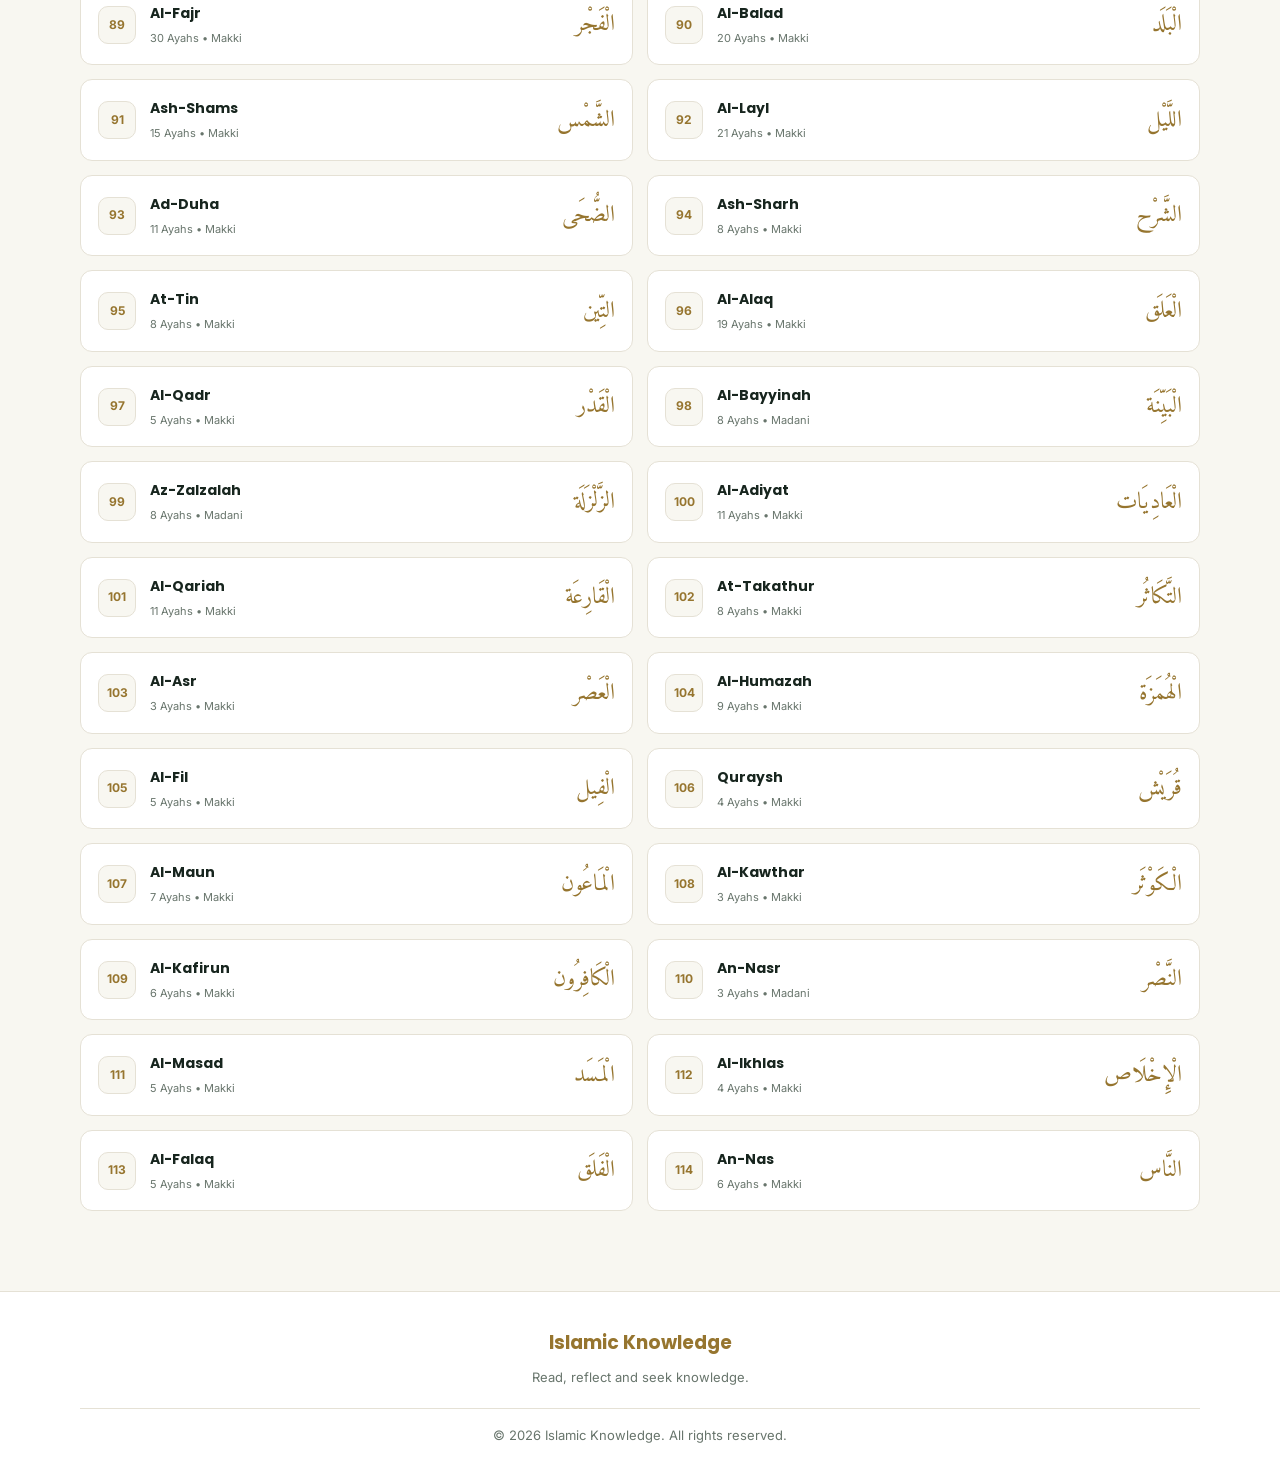
<file: Islamic-Knowledge/pages/quran.html>
<!DOCTYPE html>
<html lang="en" data-theme="light">

<head>
    <meta charset="UTF-8">
    <meta name="viewport" content="width=device-width, initial-scale=1.0">
    <meta name="theme-color" content="#F8F7F3">
    <meta name="description" content="Read the Holy Quran in Arabic with Urdu and English translations.">
    <title>Holy Quran | Islamic Knowledge</title>

    <!-- APPLY SHARED SETTINGS THEME -->
    <script>
        (function () {
            const THEME_KEY = "ik-theme";

            function applySavedTheme() {
                let theme = "light";

                try {
                    const saved = localStorage.getItem(THEME_KEY);
                    if (saved === "light" || saved === "dark") {
                        theme = saved;
                    }
                } catch (error) {
                    console.warn("Theme preference unavailable.");
                }

                document.documentElement.setAttribute("data-theme", theme);

                const themeColor = document.querySelector(
                    'meta[name="theme-color"]'
                );

                if (themeColor) {
                    themeColor.content =
                        theme === "dark" ? "#10251D" : "#F8F7F3";
                }
            }

            applySavedTheme();
            window.addEventListener("pageshow", applySavedTheme);

            window.addEventListener("storage", function (event) {
                if (event.key === THEME_KEY) {
                    applySavedTheme();
                }
            });
        })();
    </script>

    <!-- Google Fonts -->
    <link rel="preconnect" href="https://fonts.googleapis.com">
    <link rel="preconnect" href="https://fonts.gstatic.com" crossorigin>
    <link href="https://fonts.googleapis.com/css2?family=Amiri:wght@400;700&family=Inter:wght@400;500;600;700&family=Noto+Nastaliq+Urdu:wght@400;500&family=Poppins:wght@400;500;600;700&display=swap" rel="stylesheet">

    <!-- Main CSS -->
    <link rel="stylesheet" href="../css/style.css">
    <link rel="stylesheet" href="../css/components.css">
    <link rel="stylesheet" href="../css/responsive.css">

    <style>
        /* SETTINGS ICON - MATCHES HOME PAGE */

        .settings-icon {
            width: 42px;
            height: 42px;
            display: inline-flex;
            align-items: center;
            justify-content: center;
            flex-shrink: 0;
            color: #D4AF37;
            background: #0B0B0B;
            border: 1px solid rgba(212, 175, 55, .55);
            border-radius: 50%;
            text-decoration: none;
            transition: transform .3s ease, box-shadow .3s ease, border-color .3s ease;
        }

        .settings-icon svg {
            width: 23px;
            height: 23px;
            fill: none;
            stroke: currentColor;
            stroke-width: 1.6;
            stroke-linecap: round;
            stroke-linejoin: round;
            transition: transform .4s ease;
        }

        .settings-icon:hover {
            border-color: #FFD700;
            box-shadow: 0 0 12px rgba(212, 175, 55, .35);
            transform: scale(1.06);
        }

        .settings-icon:hover svg {
            transform: rotate(45deg);
        }

        .settings-icon:focus-visible {
            outline: 2px solid #D4AF37;
            outline-offset: 4px;
        }

        @media (prefers-reduced-motion: reduce) {
            .settings-icon,
            .settings-icon svg {
                transition: none;
            }
        }

        .quran-page {
            width: min(1120px, 92%);
            margin: auto;
            padding-top: 35px;
        }

        .quran-heading {
            text-align: center;
            padding: 35px 20px;
            background: var(--surface);
            border: 1px solid var(--border);
            border-radius: 18px;
            margin-bottom: 30px;
        }

        .quran-heading .arabic-title {
            font-family: 'Amiri', serif;
            font-size: 42px;
            color: var(--primary);
        }

        .quran-heading h1 {
            font-family: 'Poppins', sans-serif;
            font-size: 25px;
            margin-top: 8px;
        }

        .quran-heading p {
            color: var(--muted);
            font-size: 13px;
            margin-top: 6px;
        }

        .quran-search {
            margin-bottom: 25px;
        }

        .quran-search input {
            width: 100%;
            padding: 15px 18px;
            border: 1px solid var(--border);
            border-radius: 10px;
            background: var(--surface);
            color: var(--text);
            font-size: 14px;
            outline: none;
        }

        .quran-search input:focus {
            border-color: var(--primary);
        }

        .quran-section-title {
            display: flex;
            justify-content: space-between;
            align-items: center;
            margin-bottom: 18px;
            gap: 10px;
        }

        .quran-section-title h2 {
            font-family: 'Poppins', sans-serif;
            font-size: 20px;
        }

        .surah-count {
            color: var(--muted);
            font-size: 12px;
        }

        .surah-grid {
            display: grid;
            grid-template-columns: repeat(2, 1fr);
            gap: 14px;
        }

        .surah-card {
            display: flex;
            align-items: center;
            gap: 14px;
            padding: 17px;
            background: var(--surface);
            border: 1px solid var(--border);
            border-radius: 12px;
            cursor: pointer;
            transition: 0.2s;
            color: var(--text);
            text-align: left;
            width: 100%;
        }

        .surah-card:hover {
            background: var(--surface-hover);
            transform: translateY(-3px);
            border-color: var(--primary);
        }

        .surah-card:focus-visible {
            outline: 2px solid var(--primary);
            outline-offset: 3px;
        }

        .surah-number {
            min-width: 38px;
            height: 38px;
            display: flex;
            align-items: center;
            justify-content: center;
            background: var(--bg);
            border: 1px solid var(--border);
            border-radius: 10px;
            color: var(--primary);
            font-weight: 700;
            font-size: 12px;
        }

        .surah-info {
            flex: 1;
            min-width: 0;
        }

        .surah-info h3 {
            font-family: 'Poppins', sans-serif;
            font-size: 14px;
        }

        .surah-info p {
            color: var(--muted);
            font-size: 11px;
            margin-top: 3px;
        }

        .surah-arabic {
            font-family: 'Amiri', serif;
            font-size: 23px;
            color: var(--primary);
            white-space: nowrap;
        }

        .no-results {
            display: none;
            text-align: center;
            padding: 30px;
            color: var(--muted);
            background: var(--surface);
            border-radius: 12px;
        }

        /* QURAN READER */

        .quran-reader {
            display: none;
            margin-top: 30px;
            padding: 25px;
            background: var(--surface);
            border: 1px solid var(--border);
            border-radius: 16px;
        }

        .reader-header {
            display: flex;
            justify-content: space-between;
            align-items: center;
            gap: 15px;
            margin-bottom: 20px;
        }

        .reader-header h2 {
            font-family: 'Poppins', sans-serif;
            font-size: 20px;
        }

        .back-button {
            background: var(--bg);
            border: 1px solid var(--border);
            color: var(--primary);
            border-radius: 8px;
            padding: 9px 13px;
            cursor: pointer;
        }

        .reader-surah-details {
            text-align: center;
            padding: 25px 15px;
            background: var(--bg);
            border: 1px solid var(--border);
            border-radius: 12px;
            margin-bottom: 20px;
        }

        .reader-arabic-name {
            font-family: 'Amiri', serif;
            font-size: 38px;
            color: var(--primary);
            margin-bottom: 10px;
        }

        .reader-english-name {
            font-family: 'Poppins', sans-serif;
            font-size: 19px;
            margin-bottom: 8px;
        }

        .reader-meta {
            color: var(--muted);
            font-size: 13px;
            line-height: 1.8;
        }

        .translation-note {
            color: var(--muted);
            font-size: 12px;
            text-align: center;
            margin-bottom: 20px;
        }

        /* VERSES */

        .verse-list {
            display: flex;
            flex-direction: column;
            gap: 16px;
        }

        .verse-card {
            padding: 22px;
            background: var(--bg);
            border: 1px solid var(--border);
            border-radius: 13px;
        }

        .verse-number {
            display: inline-flex;
            align-items: center;
            justify-content: center;
            min-width: 32px;
            height: 32px;
            padding: 0 8px;
            border-radius: 8px;
            background: var(--surface);
            border: 1px solid var(--border);
            color: var(--primary);
            font-size: 12px;
            font-weight: 700;
            margin-bottom: 18px;
        }

        .verse-arabic {
            font-family: 'Amiri', serif;
            font-size: 29px;
            line-height: 2.1;
            text-align: right;
            direction: rtl;
            color: var(--text);
            margin-bottom: 22px;
            overflow-wrap: anywhere;
        }

        .translation-label {
            color: var(--primary);
            font-size: 11px;
            font-weight: 700;
            text-transform: uppercase;
            letter-spacing: 0.6px;
            margin-bottom: 8px;
        }

        .verse-urdu {
            font-family: 'Noto Nastaliq Urdu', serif;
            font-size: 19px;
            line-height: 2.4;
            direction: rtl;
            text-align: right;
            margin-bottom: 20px;
            overflow-wrap: anywhere;
        }

        .verse-english {
            font-family: 'Inter', sans-serif;
            font-size: 14px;
            line-height: 1.9;
            color: var(--muted);
            overflow-wrap: anywhere;
        }

        .reader-message {
            text-align: center;
            padding: 30px 15px;
            color: var(--muted);
            line-height: 1.8;
            background: var(--bg);
            border: 1px solid var(--border);
            border-radius: 12px;
        }

        .reader-message button {
            display: block;
            margin: 15px auto 0;
            padding: 10px 18px;
            border-radius: 8px;
            background: var(--primary);
            color: white;
            border: none;
            cursor: pointer;
        }

        .surah-navigation {
            display: flex;
            justify-content: space-between;
            gap: 12px;
            margin-top: 22px;
        }

        .surah-navigation button {
            padding: 11px 16px;
            border: 1px solid var(--border);
            border-radius: 9px;
            background: var(--bg);
            color: var(--primary);
            cursor: pointer;
        }

        .surah-navigation button:disabled {
            opacity: 0.4;
            cursor: not-allowed;
        }

        @media (max-width: 650px) {
            .quran-page {
                padding-top: 20px;
            }

            .quran-heading {
                padding: 25px 12px;
            }

            .quran-heading .arabic-title {
                font-size: 34px;
            }

            .quran-heading h1 {
                font-size: 21px;
            }

            .surah-grid {
                grid-template-columns: 1fr;
            }

            .surah-card {
                padding: 14px;
            }

            .quran-reader {
                padding: 15px;
            }

            .reader-header {
                align-items: flex-start;
                flex-direction: column;
            }

            .reader-arabic-name {
                font-size: 33px;
            }

            .verse-card {
                padding: 16px;
            }

            .verse-arabic {
                font-size: 26px;
            }

            .verse-urdu {
                font-size: 17px;
            }
        }
    </style>
</head>

<body>

    <!-- HEADER -->
    <header class="header">
        <div class="header-inner">
            <a href="../index.html" class="brand">
                <span class="brand-icon">☪</span>
                <span>Islamic <strong>Knowledge</strong></span>
            </a>

            <!-- SETTINGS BUTTON - SAME AS HOME PAGE -->
            <a href="settings.html"
               class="theme-toggle settings-icon"
               id="settingsButton"
               aria-label="Open Settings"
               title="Settings">
                <svg viewBox="0 0 24 24" aria-hidden="true">
                    <path d="M12 8.2a3.8 3.8 0 1 0 0 7.6 3.8 3.8 0 0 0 0-7.6Z"/>
                    <path d="M19.4 15a7.8 7.8 0 0 0 0-2l1.5-1.2-1.5-2.6-1.8.7a7.8 7.8 0 0 0-1.7-1L15.6 7h-3.2l-.3 1.9a7.8 7.8 0 0 0-1.7 1l-1.8-.7-1.5 2.6L8.6 13a7.8 7.8 0 0 0 0 2l-1.5 1.2 1.5 2.6 1.8-.7a7.8 7.8 0 0 0 1.7 1l.3 1.9h3.2l.3-1.9a7.8 7.8 0 0 0 1.7-1l1.8.7 1.5-2.6L19.4 15Z"/>
                </svg>
            </a>
        </div>
    </header>

    <!-- DESKTOP NAVIGATION - SAME ICONS AS HOME PAGE -->
    <nav class="lux-nav" aria-label="Main navigation">
        <div class="lux-nav-inner">

            <a href="quran.html"
               class="nav-link active"
               data-page="quran"
               aria-current="page"
               aria-label="Quran">
                <svg viewBox="0 0 24 24" aria-hidden="true">
                    <path d="M12 7v14M12 7C9 4 5 4 2 5v14c4-1 7-1 10 2M12 7c3-3 7-3 10-2v14c-4-1-7-1-10 2"/>
                </svg>
                <span>Quran</span>
            </a>

            <a href="hadith.html"
               class="nav-link"
               data-page="hadith"
               aria-label="Hadith">
                <svg viewBox="0 0 24 24" aria-hidden="true">
                    <path d="M4 4h12a3 3 0 0 1 3 3v13H7a3 3 0 0 1-3-3z"/>
                    <path d="M4 17a3 3 0 0 1 3-3h12M8 8h7M8 11h7"/>
                </svg>
                <span>Hadith</span>
            </a>

            <a href="topics.html"
               class="nav-link"
               data-page="topics"
               aria-label="Topics">
                <svg viewBox="0 0 24 24" aria-hidden="true">
                    <path d="M4 5h16M4 12h16M4 19h16"/>
                    <circle cx="7" cy="5" r="1"/>
                    <circle cx="7" cy="12" r="1"/>
                    <circle cx="7" cy="19" r="1"/>
                </svg>
                <span>Topic</span>
            </a>

            <a href="../index.html"
               class="nav-link home-logo"
               data-page="home"
               aria-label="Home">
                <svg viewBox="0 0 24 24" aria-hidden="true">
                    <path d="m3 10 9-7 9 7"/>
                    <path d="M5 9v12h14V9M9 21v-7h6v7"/>
                </svg>
            </a>

            <a href="calendar.html"
               class="nav-link"
               data-page="calendar"
               aria-label="Calendar">
                <svg viewBox="0 0 24 24" aria-hidden="true">
                    <rect x="3" y="5" width="18" height="16" rx="2"/>
                    <path d="M7 3v4M17 3v4M3 10h18M8 14h2M14 14h2M8 17h2"/>
                </svg>
                <span>Calendar</span>
            </a>

            <a href="stories.html"
               class="nav-link"
               data-page="stories"
               aria-label="Stories">
                <svg viewBox="0 0 24 24" aria-hidden="true">
                    <path d="M6 3h12v18l-6-4-6 4z"/>
                    <path d="M9 8h6M9 11h6"/>
                </svg>
                <span>Stories</span>
            </a>

            <a href="qibla.html"
               class="nav-link"
               data-page="qibla"
               aria-label="Qibla">
                <svg viewBox="0 0 24 24" aria-hidden="true">
                    <circle cx="12" cy="12" r="9"/>
                    <path d="m15.5 8.5-2.2 5.2-5.2 2.2 2.2-5.2z"/>
                    <circle cx="12" cy="12" r="1"/>
                </svg>
                <span>Qibla</span>
            </a>

        </div>
    </nav>

    <!-- MAIN QURAN PAGE -->
    <main class="quran-page">

        <section class="quran-heading">
            <div class="arabic-title">الْقُرْآنُ الْكَرِيم</div>
            <h1>The Holy Quran</h1>
            <p>Read, understand and reflect upon the words of Allah.</p>
        </section>

        <!-- SEARCH -->
        <div class="quran-search">
            <input
                type="search"
                id="surahSearch"
                placeholder="Search Surah by name or number..."
                aria-label="Search Surah"
            >
        </div>

        <!-- SURAH LIST -->
        <section id="surahSection">
            <div class="quran-section-title">
                <h2>Surah List</h2>
                <span class="surah-count" id="surahCount">114 Surahs</span>
            </div>

            <div class="surah-grid" id="surahGrid"></div>

            <div class="no-results" id="noResults">
                No Surah found. Try another search.
            </div>
        </section>

        <!-- QURAN READER -->
        <section class="quran-reader" id="quranReader">

            <div class="reader-header">
                <h2 id="readerTitle">Surah</h2>

                <button class="back-button" id="backButton">
                    ← Back to Surahs
                </button>
            </div>

            <div id="verseContainer" aria-live="polite">
                <div class="reader-message">
                    Select a Surah to begin reading.
                </div>
            </div>

            <div class="surah-navigation">
                <button id="previousSurah" disabled>
                    ← Previous Surah
                </button>

                <button id="nextSurah" disabled>
                    Next Surah →
                </button>
            </div>

        </section>
    </main>

    <!-- FOOTER -->
    <footer class="footer">
        <div class="container">
            <h3>Islamic Knowledge</h3>
            <p>Read, reflect and seek knowledge.</p>
            <p class="copyright">
                © 2026 Islamic Knowledge. All rights reserved.
            </p>
        </div>
    </footer>

    <!-- MOBILE BOTTOM NAVIGATION - SAME ICONS AS HOME PAGE -->
    <nav class="lux-bottom-nav" aria-label="Mobile navigation">

        <a href="quran.html"
           class="bottom-link active"
           data-page="quran"
           aria-current="page"
           aria-label="Quran"
           title="Quran">
            <svg viewBox="0 0 24 24" aria-hidden="true">
                <path d="M12 7v14M12 7C9 4 5 4 2 5v14c4-1 7-1 10 2M12 7c3-3 7-3 10-2v14c-4-1-7-1-10 2"/>
            </svg>
        </a>

        <a href="hadith.html"
           class="bottom-link"
           data-page="hadith"
           aria-label="Hadith"
           title="Hadith">
            <svg viewBox="0 0 24 24" aria-hidden="true">
                <path d="M4 4h12a3 3 0 0 1 3 3v13H7a3 3 0 0 1-3-3z"/>
                <path d="M4 17a3 3 0 0 1 3-3h12M8 8h7M8 11h7"/>
            </svg>
        </a>

        <a href="topics.html"
           class="bottom-link"
           data-page="topics"
           aria-label="Topics"
           title="Topics">
            <svg viewBox="0 0 24 24" aria-hidden="true">
                <path d="M4 5h16M4 12h16M4 19h16"/>
                <circle cx="7" cy="5" r="1"/>
                <circle cx="7" cy="12" r="1"/>
                <circle cx="7" cy="19" r="1"/>
            </svg>
        </a>

        <a href="../index.html"
           class="bottom-link home-logo"
           data-page="home"
           aria-label="Home"
           title="Home">
            <svg viewBox="0 0 24 24" aria-hidden="true">
                <path d="m3 10 9-7 9 7"/>
                <path d="M5 9v12h14V9M9 21v-7h6v7"/>
            </svg>
        </a>

        <a href="calendar.html"
           class="bottom-link"
           data-page="calendar"
           aria-label="Calendar"
           title="Calendar">
            <svg viewBox="0 0 24 24" aria-hidden="true">
                <rect x="3" y="5" width="18" height="16" rx="2"/>
                <path d="M7 3v4M17 3v4M3 10h18M8 14h2M14 14h2M8 17h2"/>
            </svg>
        </a>

        <a href="stories.html"
           class="bottom-link"
           data-page="stories"
           aria-label="Stories"
           title="Stories">
            <svg viewBox="0 0 24 24" aria-hidden="true">
                <path d="M6 3h12v18l-6-4-6 4z"/>
                <path d="M9 8h6M9 11h6"/>
            </svg>
        </a>

        <a href="qibla.html"
           class="bottom-link"
           data-page="qibla"
           aria-label="Qibla"
           title="Qibla">
            <svg viewBox="0 0 24 24" aria-hidden="true">
                <circle cx="12" cy="12" r="9"/>
                <path d="m15.5 8.5-2.2 5.2-5.2 2.2 2.2-5.2z"/>
                <circle cx="12" cy="12" r="1"/>
            </svg>
        </a>

    </nav>

    <!-- QURAN DATA AND API -->
    <script>
        /*
         * Surah metadata:
         * number, English name, Arabic name,
         * Ayah count, revelation place.
         */

        const surahs = [
            [1, "Al-Fatihah", "الْفَاتِحَة", 7, "Makki"],
            [2, "Al-Baqarah", "الْبَقَرَة", 286, "Madani"],
            [3, "Aal-Imran", "آل عِمْرَان", 200, "Madani"],
            [4, "An-Nisa", "النِّسَاء", 176, "Madani"],
            [5, "Al-Maidah", "الْمَائِدَة", 120, "Madani"],
            [6, "Al-Anam", "الْأَنْعَام", 165, "Makki"],
            [7, "Al-Araf", "الْأَعْرَاف", 206, "Makki"],
            [8, "Al-Anfal", "الْأَنْفَال", 75, "Madani"],
            [9, "At-Tawbah", "التَّوْبَة", 129, "Madani"],
            [10, "Yunus", "يُونُس", 109, "Makki"],
            [11, "Hud", "هُود", 123, "Makki"],
            [12, "Yusuf", "يُوسُف", 111, "Makki"],
            [13, "Ar-Rad", "الرَّعْد", 43, "Madani"],
            [14, "Ibrahim", "إِبْرَاهِيم", 52, "Makki"],
            [15, "Al-Hijr", "الْحِجْر", 99, "Makki"],
            [16, "An-Nahl", "النَّحْل", 128, "Makki"],
            [17, "Al-Isra", "الْإِسْرَاء", 111, "Makki"],
            [18, "Al-Kahf", "الْكَهْف", 110, "Makki"],
            [19, "Maryam", "مَرْيَم", 98, "Makki"],
            [20, "Ta-Ha", "طه", 135, "Makki"],
            [21, "Al-Anbiya", "الْأَنْبِيَاء", 112, "Makki"],
            [22, "Al-Hajj", "الْحَجّ", 78, "Madani"],
            [23, "Al-Muminun", "الْمُؤْمِنُون", 118, "Makki"],
            [24, "An-Nur", "النُّور", 64, "Madani"],
            [25, "Al-Furqan", "الْفُرْقَان", 77, "Makki"],
            [26, "Ash-Shuara", "الشُّعَرَاء", 227, "Makki"],
            [27, "An-Naml", "النَّمْل", 93, "Makki"],
            [28, "Al-Qasas", "الْقَصَص", 88, "Makki"],
            [29, "Al-Ankabut", "الْعَنْكَبُوت", 69, "Makki"],
            [30, "Ar-Rum", "الرُّوم", 60, "Makki"],
            [31, "Luqman", "لُقْمَان", 34, "Makki"],
            [32, "As-Sajdah", "السَّجْدَة", 30, "Makki"],
            [33, "Al-Ahzab", "الْأَحْزَاب", 73, "Madani"],
            [34, "Saba", "سَبَأ", 54, "Makki"],
            [35, "Fatir", "فَاطِر", 45, "Makki"],
            [36, "Ya-Sin", "يس", 83, "Makki"],
            [37, "As-Saffat", "الصَّافَّات", 182, "Makki"],
            [38, "Sad", "ص", 88, "Makki"],
            [39, "Az-Zumar", "الزُّمَر", 75, "Makki"],
            [40, "Ghafir", "غَافِر", 85, "Makki"],
            [41, "Fussilat", "فُصِّلَت", 54, "Makki"],
            [42, "Ash-Shura", "الشُّورَى", 53, "Makki"],
            [43, "Az-Zukhruf", "الزُّخْرُف", 89, "Makki"],
            [44, "Ad-Dukhan", "الدُّخَان", 59, "Makki"],
            [45, "Al-Jathiyah", "الْجَاثِيَة", 37, "Makki"],
            [46, "Al-Ahqaf", "الْأَحْقَاف", 35, "Makki"],
            [47, "Muhammad", "مُحَمَّد", 38, "Madani"],
            [48, "Al-Fath", "الْفَتْح", 29, "Madani"],
            [49, "Al-Hujurat", "الْحُجُرَات", 18, "Madani"],
            [50, "Qaf", "ق", 45, "Makki"],
            [51, "Adh-Dhariyat", "الذَّارِيَات", 60, "Makki"],
            [52, "At-Tur", "الطُّور", 49, "Makki"],
            [53, "An-Najm", "النَّجْم", 62, "Makki"],
            [54, "Al-Qamar", "الْقَمَر", 55, "Makki"],
            [55, "Ar-Rahman", "الرَّحْمَٰن", 78, "Madani"],
            [56, "Al-Waqiah", "الْوَاقِعَة", 96, "Makki"],
            [57, "Al-Hadid", "الْحَدِيد", 29, "Madani"],
            [58, "Al-Mujadilah", "الْمُجَادِلَة", 22, "Madani"],
            [59, "Al-Hashr", "الْحَشْر", 24, "Madani"],
            [60, "Al-Mumtahanah", "الْمُمْتَحَنَة", 13, "Madani"],
            [61, "As-Saff", "الصَّف", 14, "Madani"],
            [62, "Al-Jumuah", "الْجُمُعَة", 11, "Madani"],
            [63, "Al-Munafiqun", "الْمُنَافِقُون", 11, "Madani"],
            [64, "At-Taghabun", "التَّغَابُن", 18, "Madani"],
            [65, "At-Talaq", "الطَّلَاق", 12, "Madani"],
            [66, "At-Tahrim", "التَّحْرِيم", 12, "Madani"],
            [67, "Al-Mulk", "الْمُلْك", 30, "Makki"],
            [68, "Al-Qalam", "الْقَلَم", 52, "Makki"],
            [69, "Al-Haqqah", "الْحَاقَّة", 52, "Makki"],
            [70, "Al-Maarij", "الْمَعَارِج", 44, "Makki"],
            [71, "Nuh", "نُوح", 28, "Makki"],
            [72, "Al-Jinn", "الْجِنّ", 28, "Makki"],
            [73, "Al-Muzzammil", "الْمُزَّمِّل", 20, "Makki"],
            [74, "Al-Muddaththir", "الْمُدَّثِّر", 56, "Makki"],
            [75, "Al-Qiyamah", "الْقِيَامَة", 40, "Makki"],
            [76, "Al-Insan", "الْإِنْسَان", 31, "Madani"],
            [77, "Al-Mursalat", "الْمُرْسَلَات", 50, "Makki"],
            [78, "An-Naba", "النَّبَأ", 40, "Makki"],
            [79, "An-Naziat", "النَّازِعَات", 46, "Makki"],
            [80, "Abasa", "عَبَسَ", 42, "Makki"],
            [81, "At-Takwir", "التَّكْوِير", 29, "Makki"],
            [82, "Al-Infitar", "الْإِنْفِطَار", 19, "Makki"],
            [83, "Al-Mutaffifin", "الْمُطَفِّفِينَ", 36, "Makki"],
            [84, "Al-Inshiqaq", "الْإِنْشِقَاق", 25, "Makki"],
            [85, "Al-Buruj", "الْبُرُوج", 22, "Makki"],
            [86, "At-Tariq", "الطَّارِق", 17, "Makki"],
            [87, "Al-Ala", "الْأَعْلَى", 19, "Makki"],
            [88, "Al-Ghashiyah", "الْغَاشِيَة", 26, "Makki"],
            [89, "Al-Fajr", "الْفَجْر", 30, "Makki"],
            [90, "Al-Balad", "الْبَلَد", 20, "Makki"],
            [91, "Ash-Shams", "الشَّمْس", 15, "Makki"],
            [92, "Al-Layl", "اللَّيْل", 21, "Makki"],
            [93, "Ad-Duha", "الضُّحَى", 11, "Makki"],
            [94, "Ash-Sharh", "الشَّرْح", 8, "Makki"],
            [95, "At-Tin", "التِّين", 8, "Makki"],
            [96, "Al-Alaq", "الْعَلَق", 19, "Makki"],
            [97, "Al-Qadr", "الْقَدْر", 5, "Makki"],
            [98, "Al-Bayyinah", "الْبَيِّنَة", 8, "Madani"],
            [99, "Az-Zalzalah", "الزَّلْزَلَة", 8, "Madani"],
            [100, "Al-Adiyat", "الْعَادِيَات", 11, "Makki"],
            [101, "Al-Qariah", "الْقَارِعَة", 11, "Makki"],
            [102, "At-Takathur", "التَّكَاثُر", 8, "Makki"],
            [103, "Al-Asr", "الْعَصْر", 3, "Makki"],
            [104, "Al-Humazah", "الْهُمَزَة", 9, "Makki"],
            [105, "Al-Fil", "الْفِيل", 5, "Makki"],
            [106, "Quraysh", "قُرَيْش", 4, "Makki"],
            [107, "Al-Maun", "الْمَاعُون", 7, "Makki"],
            [108, "Al-Kawthar", "الْكَوْثَر", 3, "Makki"],
            [109, "Al-Kafirun", "الْكَافِرُون", 6, "Makki"],
            [110, "An-Nasr", "النَّصْر", 3, "Madani"],
            [111, "Al-Masad", "الْمَسَد", 5, "Makki"],
            [112, "Al-Ikhlas", "الْإِخْلَاص", 4, "Makki"],
            [113, "Al-Falaq", "الْفَلَق", 5, "Makki"],
            [114, "An-Nas", "النَّاس", 6, "Makki"]
        ];

        // API editions
        const QURAN_API = "https://api.alquran.cloud/v1/surah/";
        const EDITIONS = "editions/quran-uthmani,ur.jalandhry,en.sahih";

        // Page elements
        const surahGrid = document.getElementById("surahGrid");
        const surahSearch = document.getElementById("surahSearch");
        const noResults = document.getElementById("noResults");
        const surahCount = document.getElementById("surahCount");

        const surahSection = document.getElementById("surahSection");
        const quranReader = document.getElementById("quranReader");
        const readerTitle = document.getElementById("readerTitle");
        const verseContainer = document.getElementById("verseContainer");
        const backButton = document.getElementById("backButton");

        const previousSurahButton =
            document.getElementById("previousSurah");

        const nextSurahButton =
            document.getElementById("nextSurah");

        const searchContainer =
            document.querySelector(".quran-search");

        let selectedSurah = null;
        let requestNumber = 0;

        // Create a Surah card
        function createSurahCard(surah) {
            const [number, english, arabic, ayahs, revelation] = surah;

            const card = document.createElement("button");
            card.type = "button";
            card.className = "surah-card";

            card.setAttribute(
                "aria-label",
                `Open Surah ${number}: ${english}`
            );

            const numberBox = document.createElement("span");
            numberBox.className = "surah-number";
            numberBox.textContent = number;

            const info = document.createElement("span");
            info.className = "surah-info";

            const name = document.createElement("h3");
            name.textContent = english;

            const details = document.createElement("p");
            details.textContent = `${ayahs} Ayahs • ${revelation}`;

            info.appendChild(name);
            info.appendChild(details);

            const arabicName = document.createElement("span");
            arabicName.className = "surah-arabic";
            arabicName.textContent = arabic;
            arabicName.lang = "ar";
            arabicName.dir = "rtl";

            card.appendChild(numberBox);
            card.appendChild(info);
            card.appendChild(arabicName);

            card.addEventListener("click", () => {
                openSurah(surah);
            });

            return card;
        }

        // Display Surahs
        function displaySurahs(list) {
            surahGrid.replaceChildren();

            list.forEach(surah => {
                surahGrid.appendChild(createSurahCard(surah));
            });

            surahCount.textContent = `${list.length} of 114 Surahs`;

            noResults.style.display =
                list.length === 0 ? "block" : "none";
        }

        // Search Surahs
        function searchSurahs() {
            const query = surahSearch.value.trim().toLowerCase();

            const filteredSurahs = surahs.filter(surah => {
                const number = String(surah[0]);
                const english = surah[1].toLowerCase();
                const arabic = surah[2];
                const revelation = surah[4].toLowerCase();

                return (
                    number.includes(query) ||
                    english.includes(query) ||
                    arabic.includes(query) ||
                    revelation.includes(query)
                );
            });

            displaySurahs(filteredSurahs);
        }

        // Show loading or error messages
        function showReaderMessage(message, showRetry = false) {
            const box = document.createElement("div");
            box.className = "reader-message";
            box.textContent = message;

            if (showRetry && selectedSurah) {
                const retryButton = document.createElement("button");
                retryButton.type = "button";
                retryButton.textContent = "Try Again";

                retryButton.addEventListener("click", () => {
                    openSurah(selectedSurah);
                });

                box.appendChild(retryButton);
            }

            verseContainer.replaceChildren(box);
        }

        // Create one verse card
        function createVerseCard(arabicAyah, urduAyah, englishAyah) {
            const card = document.createElement("article");
            card.className = "verse-card";

            const number = document.createElement("span");
            number.className = "verse-number";
            number.textContent = arabicAyah.numberInSurah;

            const arabic = document.createElement("p");
            arabic.className = "verse-arabic";
            arabic.textContent = arabicAyah.text;
            arabic.lang = "ar";
            arabic.dir = "rtl";

            const urduLabel = document.createElement("div");
            urduLabel.className = "translation-label";
            urduLabel.textContent = "Urdu Translation";

            const urdu = document.createElement("p");
            urdu.className = "verse-urdu";
            urdu.textContent = urduAyah.text;
            urdu.lang = "ur";
            urdu.dir = "rtl";

            const englishLabel = document.createElement("div");
            englishLabel.className = "translation-label";
            englishLabel.textContent = "English Translation";

            const english = document.createElement("p");
            english.className = "verse-english";
            english.textContent = englishAyah.text;
            english.lang = "en";
            english.dir = "ltr";

            card.appendChild(number);
            card.appendChild(arabic);
            card.appendChild(urduLabel);
            card.appendChild(urdu);
            card.appendChild(englishLabel);
            card.appendChild(english);

            return card;
        }

        // Display all verses
        function displayVerses(editions) {
            const arabicEdition = editions.find(
                item => item.edition.identifier === "quran-uthmani"
            );

            const urduEdition = editions.find(
                item => item.edition.identifier === "ur.jalandhry"
            );

            const englishEdition = editions.find(
                item => item.edition.identifier === "en.sahih"
            );

            if (!arabicEdition || !urduEdition || !englishEdition) {
                throw new Error(
                    "One or more Quran translations are unavailable."
                );
            }

            const arabicAyahs = arabicEdition.ayahs;
            const urduAyahs = urduEdition.ayahs;
            const englishAyahs = englishEdition.ayahs;

            if (
                arabicAyahs.length !== urduAyahs.length ||
                arabicAyahs.length !== englishAyahs.length
            ) {
                throw new Error(
                    "Quran editions do not have matching verse counts."
                );
            }

            const verseList = document.createElement("div");
            verseList.className = "verse-list";

            arabicAyahs.forEach((ayah, index) => {
                const urduAyah = urduAyahs[index];
                const englishAyah = englishAyahs[index];

                if (
                    ayah.numberInSurah !== urduAyah.numberInSurah ||
                    ayah.numberInSurah !== englishAyah.numberInSurah
                ) {
                    throw new Error(
                        "Quran verse alignment could not be verified."
                    );
                }

                verseList.appendChild(
                    createVerseCard(ayah, urduAyah, englishAyah)
                );
            });

            verseContainer.replaceChildren(verseList);
        }

        // Update previous/next buttons
        function updateSurahNavigation(number) {
            previousSurahButton.disabled = number <= 1;
            nextSurahButton.disabled = number >= 114;
        }

        // Load selected Surah from API
        async function openSurah(surah) {
            selectedSurah = surah;

            const [number, english, arabic, ayahs, revelation] = surah;
            const currentRequest = ++requestNumber;

            readerTitle.textContent = `Surah ${number} — ${english}`;
            verseContainer.replaceChildren();

            const detailsCard = document.createElement("div");
            detailsCard.className = "reader-surah-details";

            const arabicName = document.createElement("div");
            arabicName.className = "reader-arabic-name";
            arabicName.textContent = arabic;
            arabicName.lang = "ar";
            arabicName.dir = "rtl";

            const englishName = document.createElement("h3");
            englishName.className = "reader-english-name";
            englishName.textContent = english;

            const meta = document.createElement("p");
            meta.className = "reader-meta";
            meta.textContent =
                `Surah ${number} • ${ayahs} Ayahs • ${revelation}`;

            detailsCard.appendChild(arabicName);
            detailsCard.appendChild(englishName);
            detailsCard.appendChild(meta);

            const translationNote = document.createElement("p");
            translationNote.className = "translation-note";
            translationNote.textContent =
                "Arabic: Uthmani • Urdu: Jalandhri • English: Sahih International";

            verseContainer.appendChild(detailsCard);
            verseContainer.appendChild(translationNote);

            const loading = document.createElement("div");
            loading.className = "reader-message";
            loading.textContent =
                "Loading Quran verses and translations...";

            verseContainer.appendChild(loading);

            updateSurahNavigation(number);

            surahSection.style.display = "none";
            searchContainer.style.display = "none";
            quranReader.style.display = "block";

            quranReader.scrollIntoView({
                behavior: "smooth",
                block: "start"
            });

            try {
                const response = await fetch(
                    `${QURAN_API}${number}/${EDITIONS}`
                );

                if (!response.ok) {
                    throw new Error(
                        "Unable to connect to the Quran API."
                    );
                }

                const result = await response.json();

                if (currentRequest !== requestNumber) {
                    return;
                }

                if (
                    result.status !== "OK" ||
                    !Array.isArray(result.data)
                ) {
                    throw new Error(
                        "The Quran API returned an invalid response."
                    );
                }

                displayVerses(result.data);

            } catch (error) {
                if (currentRequest !== requestNumber) {
                    return;
                }

                console.error("Quran loading error:", error);

                const existingDetails =
                    verseContainer.querySelector(
                        ".reader-surah-details"
                    );

                const existingNote =
                    verseContainer.querySelector(
                        ".translation-note"
                    );

                verseContainer.replaceChildren();

                if (existingDetails) {
                    verseContainer.appendChild(existingDetails);
                }

                if (existingNote) {
                    verseContainer.appendChild(existingNote);
                }

                showReaderMessage(
                    "Unable to load Quran verses. Please check your internet connection and try again.",
                    true
                );
            }
        }

        // Return to Surah list
        backButton.addEventListener("click", () => {
            requestNumber++;

            quranReader.style.display = "none";
            surahSection.style.display = "block";
            searchContainer.style.display = "block";

            surahSearch.focus();

            surahSection.scrollIntoView({
                behavior: "smooth",
                block: "start"
            });
        });

        // Previous Surah
        previousSurahButton.addEventListener("click", () => {
            if (!selectedSurah || selectedSurah[0] <= 1) {
                return;
            }

            openSurah(surahs[selectedSurah[0] - 2]);
        });

        // Next Surah
        nextSurahButton.addEventListener("click", () => {
            if (!selectedSurah || selectedSurah[0] >= 114) {
                return;
            }

            openSurah(surahs[selectedSurah[0]]);
        });

        // Search whenever user types
        surahSearch.addEventListener("input", searchSurahs);

        // Initial display
        displaySurahs(surahs);

        console.log(
            `Quran page initialized: ${surahs.length} Surahs loaded.`
        );
    </script>

    <!-- NAVIGATION SCRIPT -->
    <script src="../js/navigation.js"></script>

</body>
</html>
</file>
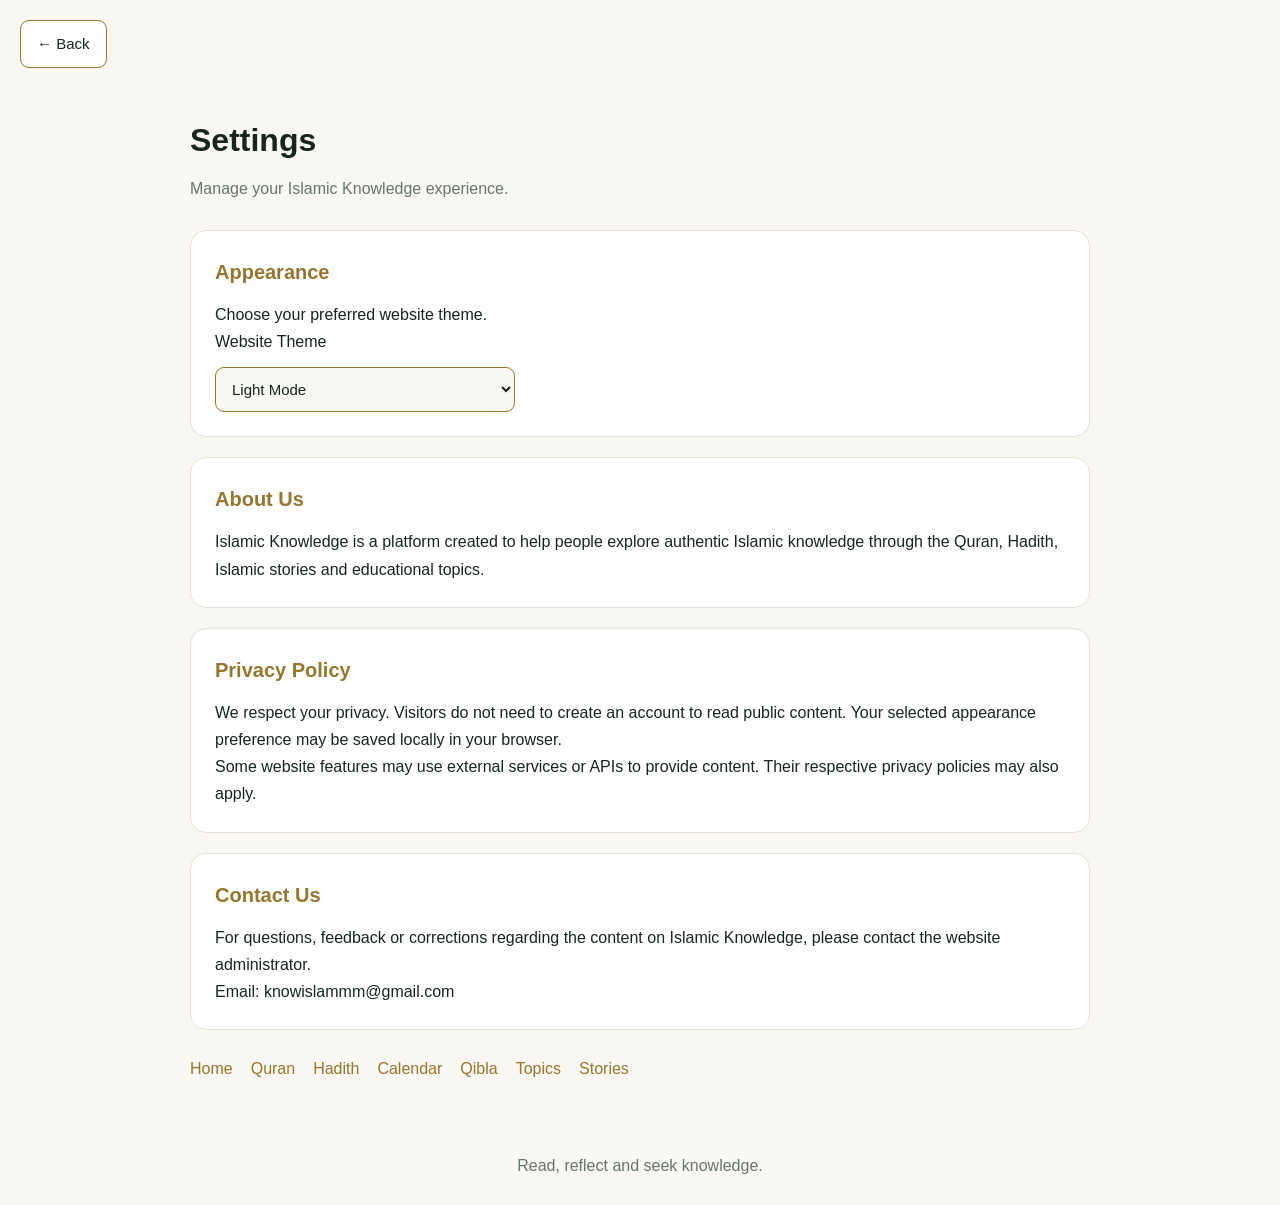
<file: Islamic-Knowledge/pages/settings.html>
<!DOCTYPE html>
<html lang="en" data-theme="light">

<head>
    <meta charset="UTF-8">
    <meta name="viewport" content="width=device-width, initial-scale=1.0">
    <meta name="theme-color" content="#F8F7F3">

    <title>Settings | Islamic Knowledge</title>

    <link rel="stylesheet" href="../css/style.css">

    <!-- LOAD SAVED THEME BEFORE PAGE DISPLAY -->
    <script>
        (function () {
            let theme = "light";

            try {
                const savedTheme = localStorage.getItem("ik-theme");

                if (savedTheme === "light" || savedTheme === "dark") {
                    theme = savedTheme;
                }
            } catch (error) {
                console.warn("Theme preference storage unavailable.");
            }

            document.documentElement.setAttribute("data-theme", theme);

            window.addEventListener("pageshow", function () {
                const saved = localStorage.getItem("ik-theme");

                if (saved === "light" || saved === "dark") {
                    document.documentElement.setAttribute("data-theme", saved);
                }
            });
        })();
    </script>

    <style>
        .settings-container {
            width: min(100% - 32px, 900px);
            margin: 45px auto;
        }

        .settings-heading {
            margin-bottom: 28px;
        }

        .settings-heading h1 {
            font-size: 32px;
            margin-bottom: 8px;
        }

        .settings-heading p {
            color: var(--muted, #999);
        }

        .settings-card {
            background: var(--surface, #193429);
            border: 1px solid var(--border, rgba(215,183,107,.15));
            border-radius: 16px;
            padding: 24px;
            margin-bottom: 20px;
        }

        .settings-card h2 {
            font-size: 20px;
            margin-bottom: 12px;
            color: var(--primary, #D7B76B);
        }

        .settings-card p {
            line-height: 1.7;
            color: var(--text, #fff);
        }

        .theme-select {
            width: 100%;
            max-width: 300px;
            padding: 12px;
            margin-top: 12px;
            border-radius: 9px;
            border: 1px solid var(--primary, #D7B76B);
            background: var(--bg, #10251D);
            color: var(--text, #fff);
            font-size: 15px;
        }

        .settings-nav {
            display: flex;
            flex-wrap: wrap;
            gap: 18px;
            margin-top: 25px;
        }

        .settings-nav a {
            color: var(--primary, #D7B76B);
            text-decoration: none;
        }

        .settings-nav a:hover {
            text-decoration: underline;
        }

        .settings-footer {
            text-align: center;
            padding: 25px 15px;
            color: var(--muted, #999);
        }

        .settings-back {
            display: inline-flex;
            align-items: center;
            gap: 8px;
            margin: 20px 0 0 20px;
            padding: 10px 16px;
            border: 1px solid var(--primary, #D7B76B);
            border-radius: 9px;
            background: var(--surface, #193429);
            color: var(--text, #fff);
            cursor: pointer;
            font-size: 15px;
        }
    </style>
</head>

<body>

    <!-- BACK BUTTON -->
    <button id="backButton" class="settings-back" type="button">
        ← Back
    </button>

    <main class="settings-container">

        <div class="settings-heading">
            <h1>Settings</h1>
            <p>Manage your Islamic Knowledge experience.</p>
        </div>

        <!-- APPEARANCE -->
        <section class="settings-card">
            <h2>Appearance</h2>
            <p>Choose your preferred website theme.</p>

            <label for="themeSelect">Website Theme</label>
            <br>

            <select id="themeSelect" class="theme-select">
                <option value="light">Light Mode</option>
                <option value="dark">Dark Mode</option>
            </select>
        </section>

        <!-- ABOUT -->
        <section class="settings-card" id="about">
            <h2>About Us</h2>

            <p>
                Islamic Knowledge is a platform created to help people
                explore authentic Islamic knowledge through the Quran,
                Hadith, Islamic stories and educational topics.
            </p>
        </section>

        <!-- PRIVACY -->
        <section class="settings-card" id="privacy">
            <h2>Privacy Policy</h2>

            <p>
                We respect your privacy. Visitors do not need to create
                an account to read public content. Your selected
                appearance preference may be saved locally in your browser.
            </p>

            <p>
                Some website features may use external services or APIs
                to provide content. Their respective privacy policies
                may also apply.
            </p>
        </section>

        <!-- CONTACT -->
        <section class="settings-card" id="contact">
            <h2>Contact Us</h2>

            <p>
                For questions, feedback or corrections regarding the
                content on Islamic Knowledge, please contact the
                website administrator.
            </p>

            <p>
                Email: <a href="mailto:knowislammm@gmail.com">knowislammm@gmail.com</a>
            </p>
        </section>

        <!-- UPDATED NAVIGATION -->
        <nav class="settings-nav" aria-label="Website navigation">

            <a href="../index.html">Home</a>
            <a href="quran.html">Quran</a>
            <a href="hadith.html">Hadith</a>
            <a href="calendar.html">Calendar</a>
            <a href="qibla.html">Qibla</a>
            <a href="topics.html">Topics</a>
            <a href="stories.html">Stories</a>

        </nav>

    </main>

    <footer class="settings-footer">
        Read, reflect and seek knowledge.
    </footer>

    <!-- SETTINGS JAVASCRIPT -->
    <script>
        const themeSelect = document.getElementById("themeSelect");
        const root = document.documentElement;
        const THEME_KEY = "ik-theme";

        // Apply and save the selected theme
        function applyTheme(theme) {

            if (theme !== "light" && theme !== "dark") {
                return;
            }

            root.setAttribute("data-theme", theme);
            themeSelect.value = theme;

            const themeColor = document.querySelector(
                'meta[name="theme-color"]'
            );

            if (themeColor) {
                themeColor.content =
                    theme === "dark" ? "#10251D" : "#F8F7F3";
            }

            try {
                localStorage.setItem(THEME_KEY, theme);
            } catch (error) {
                console.warn("Could not save theme preference.");
            }
        }

        // Load saved theme
        let savedTheme = "light";

        try {
            const storedTheme = localStorage.getItem(THEME_KEY);

            if (storedTheme === "light" || storedTheme === "dark") {
                savedTheme = storedTheme;
            }
        } catch (error) {
            console.warn("Could not read saved theme.");
        }

        applyTheme(savedTheme);

        // Theme selector
        themeSelect.addEventListener("change", function () {
            applyTheme(this.value);
        });

        // Back button
        document.getElementById("backButton").addEventListener("click", function () {

            if (
                document.referrer &&
                new URL(document.referrer).origin === window.location.origin &&
                window.history.length > 1
            ) {
                window.history.back();
            } else {
                window.location.replace("../index.html");
            }
        });

        // Keep Settings synchronized if theme changes in another tab
        window.addEventListener("storage", function (event) {
            if (event.key === THEME_KEY) {
                const theme = event.newValue;

                if (theme === "light" || theme === "dark") {
                    root.setAttribute("data-theme", theme);
                    themeSelect.value = theme;
                }
            }
        });
    </script>

</body>
</html>
</file>
<file: Islamic-Knowledge/css/style.css>
/* ==================================
   ISLAMIC KNOWLEDGE
   PREMIUM DESIGN SYSTEM
================================== */

:root {
    --bg: #10251D;
    --surface: #193429;
    --surface-hover: #234536;
    --primary: #D7B76B;
    --text: #FFFFFF;
    --muted: #B8C5BC;
    --border: #315344;
    --shadow: 0 8px 28px rgba(0,0,0,0.16);
}

[data-theme="light"] {
    --bg: #F8F7F1;
    --surface: #FFFFFF;
    --surface-hover: #F0EDE3;
    --primary: #96752F;
    --text: #17251E;
    --muted: #68756C;
    --border: #E5E1D5;
    --shadow: 0 8px 28px rgba(30,40,30,0.07);
}

/* RESET */

* {
    margin: 0;
    padding: 0;
    box-sizing: border-box;
}

html {
    scroll-behavior: smooth;
}

body {
    background: var(--bg);
    color: var(--text);
    font-family: 'Inter', sans-serif;
    line-height: 1.7;
    transition: background 0.25s, color 0.25s;
}

a {
    color: inherit;
    text-decoration: none;
}

button {
    font: inherit;
}

/* COMMON */

.container {
    width: min(1120px, 92%);
    margin: auto;
}

.section {
    padding-top: 65px;
}

.eyebrow {
    color: var(--primary);
    font-size: 11px;
    font-weight: 700;
    letter-spacing: 2px;
}

.section-heading {
    display: flex;
    align-items: end;
    justify-content: space-between;
    gap: 15px;
    margin-bottom: 24px;
}

.section-heading h2 {
    font-family: 'Poppins', sans-serif;
    font-size: 25px;
    margin-top: 5px;
}

.view-all {
    color: var(--primary);
    font-size: 13px;
    font-weight: 600;
}

/* HEADER */

.header {
    position: sticky;
    top: 0;
    z-index: 100;
    background: var(--surface);
    border-bottom: 1px solid var(--border);
}

.header-inner {
    width: min(1120px, 92%);
    margin: auto;
    min-height: 76px;
    display: flex;
    justify-content: space-between;
    align-items: center;
}

.brand {
    display: flex;
    align-items: center;
    gap: 10px;
    font-family: 'Poppins', sans-serif;
    font-size: 18px;
    font-weight: 600;
}

.brand strong {
    color: var(--primary);
}

.brand-icon {
    color: var(--primary);
    font-size: 27px;
}

.theme-toggle {
    width: 42px;
    height: 42px;
    border: 1px solid var(--border);
    border-radius: 50%;
    background: var(--bg);
    color: var(--primary);
    cursor: pointer;
    font-size: 19px;
}

/* DESKTOP NAVIGATION */

.desktop-nav {
    width: 100%;
    background: var(--surface);
    border-bottom: 1px solid var(--border);
}

.desktop-nav-inner {
    width: min(1120px, 92%);
    min-height: 58px;
    margin: auto;
    display: flex;
    align-items: center;
    justify-content: center;
    gap: 32px;
}

.nav-link {
    position: relative;
    display: inline-flex;
    align-items: center;
    min-height: 58px;
    color: var(--muted);
    font-size: 13px;
    font-weight: 600;
    transition: color 0.2s;
}

.nav-link:hover,
.nav-link.active {
    color: var(--primary);
}

.nav-link.active::after {
    content: "";
    position: absolute;
    left: 0;
    right: 0;
    bottom: 0;
    height: 3px;
    background: var(--primary);
    border-radius: 5px 5px 0 0;
}

/* MOBILE BOTTOM NAVIGATION */

.bottom-nav {
    display: none;
}

/* HERO */

.hero {
    min-height: 330px;
    margin-top: 35px;
    border-radius: 20px;
    background: linear-gradient(120deg, var(--surface), var(--bg));
    border: 1px solid var(--border);
    padding: 55px;
    display: flex;
    align-items: center;
    justify-content: space-between;
    overflow: hidden;
    position: relative;
}

.hero-content {
    max-width: 570px;
    position: relative;
    z-index: 2;
}

.hero h1 {
    font-family: 'Poppins', sans-serif;
    font-size: clamp(30px, 5vw, 46px);
    margin: 12px 0;
}

.hero p {
    color: var(--muted);
    max-width: 480px;
    margin-bottom: 25px;
}

.hero-decoration {
    font-size: 190px;
    color: var(--primary);
    opacity: 0.10;
    padding-right: 20px;
}

.primary-btn {
    display: inline-flex;
    gap: 18px;
    align-items: center;
    padding: 12px 22px;
    background: var(--primary);
    color: #10251D;
    border-radius: 8px;
    font-weight: 700;
    font-size: 14px;
    transition: transform 0.2s;
}

.primary-btn:hover {
    transform: translateY(-3px);
}

/* REMINDER */

.reminder-card {
    padding: 28px;
    border: 1px solid var(--border);
    border-left: 4px solid var(--primary);
    background: var(--surface);
    border-radius: 12px;
    box-shadow: var(--shadow);
}

.reminder-icon {
    color: var(--primary);
    font-size: 25px;
}

.reminder-card h3 {
    font-family: 'Poppins', sans-serif;
    margin: 8px 0;
}

.reminder-card p {
    color: var(--muted);
}

.reference {
    display: block;
    color: var(--primary);
    margin-top: 12px;
    font-size: 13px;
    font-weight: 600;
}

/* QUICK ACCESS */

.quick-grid {
    display: grid;
    grid-template-columns: repeat(2, 1fr);
    gap: 20px;
}

.feature-card {
    padding: 28px;
    background: var(--surface);
    border: 1px solid var(--border);
    border-radius: 14px;
    transition: transform 0.2s, background 0.2s;
}

.feature-card:hover,
.topic-card:hover {
    transform: translateY(-5px);
    background: var(--surface-hover);
}

.feature-icon {
    font-size: 35px;
    margin-bottom: 12px;
}

.feature-card h3,
.topic-card h3 {
    font-family: 'Poppins', sans-serif;
    font-size: 18px;
}

.feature-card p,
.topic-card p {
    color: var(--muted);
    font-size: 13px;
    margin-top: 5px;
}

.card-link {
    display: inline-block;
    color: var(--primary);
    font-size: 13px;
    font-weight: 600;
    margin-top: 16px;
}

/* TOPICS */

.topics-grid {
    display: grid;
    grid-template-columns: repeat(4, 1fr);
    gap: 16px;
}

.topic-card {
    padding: 23px 17px;
    background: var(--surface);
    border: 1px solid var(--border);
    border-radius: 12px;
    transition: 0.2s;
}

.topic-card > span {
    display: block;
    font-size: 29px;
    margin-bottom: 10px;
}

/* STORIES */

.story-placeholder {
    text-align: center;
    padding: 45px 20px;
    background: var(--surface);
    border: 1px dashed var(--border);
    border-radius: 14px;
}

.story-placeholder > span {
    color: var(--primary);
    font-size: 30px;
}

.story-placeholder h3 {
    font-family: 'Poppins', sans-serif;
    margin: 8px 0;
}

.story-placeholder p {
    color: var(--muted);
    font-size: 14px;
}

/* FOOTER */

.footer {
    margin-top: 80px;
    padding: 35px 0;
    text-align: center;
    background: var(--surface);
    border-top: 1px solid var(--border);
}

.footer h3 {
    color: var(--primary);
    font-family: 'Poppins', sans-serif;
}

.footer p {
    color: var(--muted);
    font-size: 13px;
    margin-top: 7px;
}

.copyright {
    padding-top: 15px;
    border-top: 1px solid var(--border);
    margin-top: 20px !important;
}

/* MOBILE */

@media (max-width: 650px) {

    .header-inner {
        min-height: 65px;
    }

    .brand {
        font-size: 15px;
    }

    /* Hide desktop navigation */

    .desktop-nav {
        display: none;
    }

    /* Show mobile bottom navigation */

    .bottom-nav {
        position: fixed;
        left: 0;
        right: 0;
        bottom: 0;
        z-index: 200;
        display: flex;
        justify-content: space-around;
        align-items: center;
        min-height: 68px;
        padding: 7px 5px;
        padding-bottom: max(7px, env(safe-area-inset-bottom));
        background: var(--surface);
        border-top: 1px solid var(--border);
        box-shadow: 0 -5px 20px rgba(0,0,0,0.12);
    }

    .bottom-link {
        flex: 1;
        display: flex;
        flex-direction: column;
        align-items: center;
        justify-content: center;
        gap: 2px;
        min-height: 52px;
        color: var(--muted);
        font-size: 10px;
        font-weight: 600;
        transition: color 0.2s;
    }

    .bottom-link span {
        font-size: 20px;
        line-height: 1.3;
    }

    .bottom-link:hover,
    .bottom-link.active {
        color: var(--primary);
    }

    .bottom-link.active {
        background: var(--surface-hover);
        border-radius: 10px;
    }

    /* Prevent content being covered by bottom navigation */

    body {
        padding-bottom: 85px;
    }

    .hero {
        min-height: 290px;
        padding: 30px 23px;
        margin-top: 20px;
    }

    .hero-decoration {
        position: absolute;
        right: -25px;
        font-size: 125px;
    }

    .section {
        padding-top: 45px;
    }

    .section-heading h2 {
        font-size: 21px;
    }

    .quick-grid {
        grid-template-columns: 1fr;
    }

    .topics-grid {
        grid-template-columns: repeat(2, 1fr);
    }

    .feature-card {
        padding: 22px;
    }

    .footer {
        margin-top: 55px;
    }
}

@media (max-width: 360px) {

    .topics-grid {
        grid-template-columns: 1fr;
    }

    .bottom-link {
        font-size: 9px;
    }

    .bottom-link span {
        font-size: 18px;
    }
    
.hadith-reference {
  color: var(--gold);
  font-size: 13px;
  font-weight: 600;
  margin: 16px 0 10px;
}

.hadith-actions {
  display: flex;
  flex-wrap: wrap;
  gap: 12px;
  margin: 14px 0 20px;
}

.hadith-actions button {
  flex: 1;
  min-width: 150px;
}

@media (max-width: 480px) {
  .hadith-actions {
    flex-direction: column;
  }

  .hadith-actions button {
    width: 100%;
  }
}

}
</file>
<file: Islamic-Knowledge/css/components.css>
/* =========================================
   ISLAMIC KNOWLEDGE - PREMIUM NAVIGATION
   Matte Black & 24K Gold
========================================= */

.lux-nav,
.lux-bottom-nav {
    font-family: 'Inter', sans-serif;
    background: linear-gradient(135deg, #121212, #080808);
    border: 1px solid rgba(212, 175, 55, 0.25);
    box-shadow: 0 8px 25px rgba(0, 0, 0, 0.18);
    z-index: 1000;
}

/* DESKTOP NAVIGATION */

.lux-nav {
    width: 100%;
    padding: 12px 16px;
    border-left: 0;
    border-right: 0;
    border-radius: 0;
}

.lux-nav-inner {
    display: grid;
    grid-template-columns: repeat(7, minmax(0, 1fr));
    align-items: center;
    width: 100%;
    max-width: 1100px;
    margin: 0 auto;
}
.lux-nav-inner > .home-logo {
    justify-self: center;
    grid-column: 4;
}


.lux-nav .nav-link {
    position: relative;
    display: flex;
    flex-direction: column;
    align-items: center;
    justify-content: center;
    gap: 6px;
    min-width: 0;
    padding: 10px 8px;
    color: #D4AF37;
    text-decoration: none;
    font-size: 11px;
    font-weight: 600;
    letter-spacing: 1px;
    text-transform: uppercase;
    background: transparent;
    border: 0;
    transition: color .3s ease, text-shadow .3s ease;
}

.lux-nav .nav-link svg {
    width: 23px;
    height: 23px;
    fill: none;
    stroke: currentColor;
    stroke-width: 1.7;
    stroke-linecap: round;
    stroke-linejoin: round;
    transition: transform .3s ease, filter .3s ease;
}

.lux-nav .nav-link:hover,
.lux-nav .nav-link.active {
    color: #FFD700;
    text-shadow: 0 0 8px rgba(212, 175, 55, .4);
}

.lux-nav .nav-link:hover svg {
    transform: translateY(-3px) scale(1.12);
    filter: drop-shadow(0 0 5px rgba(212, 175, 55, .5));
}

.lux-nav .nav-link::after {
    content: "";
    position: absolute;
    bottom: 2px;
    left: 25%;
    width: 0;
    height: 2px;
    background: linear-gradient(90deg, #AA771C, #FFD700);
    transition: width .3s ease;
}

.lux-nav .nav-link.active::after,
.lux-nav .nav-link:hover::after {
    width: 50%;
}

/* CENTRE HOME LOGO */

.lux-nav .home-logo {
    width: 54px;
    height: 54px;
    padding: 0;
    border: 1px solid #D4AF37;
    border-radius: 50%;
    background: radial-gradient(circle, #29200B, #100E08);
    box-shadow: 0 0 14px rgba(212, 175, 55, .12);
}

.lux-nav .home-logo svg {
    width: 26px;
    height: 26px;
    color: #FFD700;
    stroke-width: 1.8;
}

.lux-nav .home-logo::after {
    display: none;
}

.lux-nav .home-logo:hover {
    box-shadow: 0 0 18px rgba(212, 175, 55, .35);
    transform: scale(1.06);
}

/* MOBILE NAVIGATION DEFAULT */

.lux-bottom-nav {
    display: none;
}

/* ACCESSIBILITY */

.lux-nav a:focus-visible,
.lux-bottom-nav a:focus-visible {
    outline: 2px solid #FFD700;
    outline-offset: 4px;
}

@media (prefers-reduced-motion: reduce) {
    .lux-nav *,
    .lux-bottom-nav * {
        transition: none !important;
    }
}
</file>
<file: Islamic-Knowledge/css/responsive.css>
/* =========================================
   ISLAMIC KNOWLEDGE - RESPONSIVE NAVIGATION
========================================= */

@media (max-width: 768px) {

    /* Hide desktop navigation */
    .lux-nav {
        display: none;
    }

    /* Fixed mobile bottom navigation */
    .lux-bottom-nav {
        position: fixed;
        display: grid;
        grid-template-columns: repeat(7, minmax(0, 1fr));
        align-items: center;
        left: 0;
        right: 0;
        bottom: 0;
        width: 100%;
        padding: 8px 3px calc(8px + env(safe-area-inset-bottom));
        border-left: 0;
        border-right: 0;
        border-bottom: 0;
        border-radius: 14px 14px 0 0;
        background: linear-gradient(180deg, #151515, #080808);
    }

    .lux-bottom-nav .bottom-link {
        display: flex;
        flex-direction: column;
        align-items: center;
        justify-content: center;
        gap: 4px;
        min-width: 0;
        padding: 6px 1px;
        color: #C7A64A;
        text-decoration: none;
        font-size: clamp(7px, 1.9vw, 9px);
        font-weight: 600;
        letter-spacing: .1px;
        white-space: nowrap;
        transition: color .25s ease, transform .25s ease;
    }

    .lux-bottom-nav .bottom-link svg {
        width: 20px;
        height: 20px;
        fill: none;
        stroke: currentColor;
        stroke-width: 1.7;
        stroke-linecap: round;
        stroke-linejoin: round;
        transition: transform .25s ease;
    }

    .lux-bottom-nav .bottom-link:hover,
    .lux-bottom-nav .bottom-link.active {
        color: #FFD700;
        text-shadow: 0 0 8px rgba(212, 175, 55, .4);
    }

    .lux-bottom-nav .bottom-link.active svg {
        filter: drop-shadow(0 0 4px rgba(212, 175, 55, .5));
        transform: translateY(-2px);
    }

    /* Centre home logo */
    .lux-bottom-nav .home-logo {
        width: 39px;
        height: 39px;
        margin-top: -15px;
        padding: 7px;
        border: 1px solid #D4AF37;
        border-radius: 50%;
        background: radial-gradient(circle, #29200B, #100E08);
        box-shadow: 0 0 12px rgba(212, 175, 55, .25);
    }

    .lux-bottom-nav .home-logo svg {
        width: 23px;
        height: 23px;
        color: #FFD700;
    }

    /* Keep page content clear of fixed navigation */
    body {
        padding-bottom: 76px;
    }
}

/* Larger screens */
@media (min-width: 769px) {
    .lux-nav {
        display: block;
    }

    .lux-bottom-nav {
        display: none;
    }
}
</file>
<file: Islamic-Knowledge/css/qibla.css>
.qibla-page {
    padding-bottom: 40px;
}

.qibla-hero {
    padding-top: 55px;
    padding-bottom: 25px;
    text-align: center;
}

.qibla-hero h1 {
    margin: 12px 0;
    font-family: "Poppins", sans-serif;
}

.qibla-hero p {
    opacity: 0.75;
}

.qibla-section {
    margin-top: 25px;
}

.qibla-card {
    max-width: 600px;
    margin: auto;
    padding: 30px 22px;
    text-align: center;
    background: var(--surface, #ffffff);
    color: var(--text, #193429);
    border: 1px solid var(--border, #e6e6df);
    border-radius: 22px;
    box-shadow: 0 12px 35px rgba(0, 0, 0, 0.06);
}

.qibla-status {
    margin-bottom: 25px;
    font-size: 14px;
    line-height: 1.6;
    opacity: 0.8;
}

.compass-wrap {
    display: flex;
    justify-content: center;
    padding: 10px 0 25px;
}

.compass {
    position: relative;
    width: min(75vw, 300px);
    aspect-ratio: 1;
    border-radius: 50%;
    border: 7px solid #D7B76B;
    background:
        repeating-conic-gradient(
            from 0deg,
            transparent 0deg 5deg,
            rgba(215, 183, 107, 0.3) 5deg 6deg
        ),
        var(--compass-bg, #f8f7f3);
    box-shadow:
        0 0 0 8px rgba(215, 183, 107, 0.12),
        inset 0 0 25px rgba(0, 0, 0, 0.08);
}

.compass-inner {
    position: absolute;
    inset: 18%;
    border: 2px solid rgba(215, 183, 107, 0.7);
    border-radius: 50%;
}

.compass-mark {
    position: absolute;
    z-index: 3;
    font-weight: 700;
    font-size: 17px;
    color: var(--text, #193429);
}

.compass-mark.north {
    top: 7px;
    left: 50%;
    transform: translateX(-50%);
    color: #b68b36;
}

.compass-mark.south {
    bottom: 7px;
    left: 50%;
    transform: translateX(-50%);
}

.compass-mark.east {
    right: 9px;
    top: 50%;
    transform: translateY(-50%);
}

.compass-mark.west {
    left: 9px;
    top: 50%;
    transform: translateY(-50%);
}

.compass-needle {
    position: absolute;
    width: 28px;
    height: 75%;
    left: 50%;
    top: 50%;
    transform: translate(-50%, -50%);
    display: flex;
    flex-direction: column;
    align-items: center;
    transition: transform 0.2s ease-out;
}

.needle-top {
    width: 0;
    height: 0;
    border-left: 14px solid transparent;
    border-right: 14px solid transparent;
    border-bottom: 90px solid #c39a48;
}

.needle-bottom {
    width: 0;
    height: 0;
    border-left: 14px solid transparent;
    border-right: 14px solid transparent;
    border-top: 90px solid #193429;
}

.compass-center {
    position: absolute;
    width: 17px;
    height: 17px;
    background: #D7B76B;
    border: 3px solid white;
    border-radius: 50%;
    left: 50%;
    top: 50%;
    transform: translate(-50%, -50%);
    z-index: 4;
}

.kaaba-marker {
    position: absolute;
    z-index: 5;
    top: 17%;
    left: 50%;
    transform: translateX(-50%);
    font-size: 23px;
}

.qibla-results {
    margin: 10px 0 25px;
}

.qibla-label {
    font-size: 12px;
    font-weight: 700;
    letter-spacing: 2px;
    color: #b68b36;
}

.qibla-results h2 {
    font-family: "Poppins", sans-serif;
    font-size: 42px;
    margin: 5px 0;
}

.qibla-results p {
    margin: 6px 0;
    opacity: 0.75;
    font-size: 14px;
}

.qibla-action,
.compass-action {
    display: block;
    width: 100%;
    max-width: 320px;
    margin: 12px auto;
    justify-content: center;
    cursor: pointer;
}

.compass-help {
    max-width: 400px;
    margin: 20px auto 0;
    font-size: 12px;
    line-height: 1.6;
    opacity: 0.65;
}

.qibla-note {
    max-width: 600px;
    margin: auto;
    padding: 20px;
    border-radius: 14px;
    background: var(--surface, #ffffff);
    border: 1px solid var(--border, #e6e6df);
}

.qibla-note strong {
    display: block;
    margin-bottom: 8px;
}

.qibla-note p {
    margin: 0;
    font-size: 13px;
    line-height: 1.7;
    opacity: 0.75;
}

[hidden] {
    display: none !important;
}

@media (max-width: 600px) {
    .qibla-hero {
        padding-top: 35px;
    }

    .qibla-card {
        padding: 25px 15px;
    }

    .qibla-results h2 {
        font-size: 36px;
    }
}
</file>
